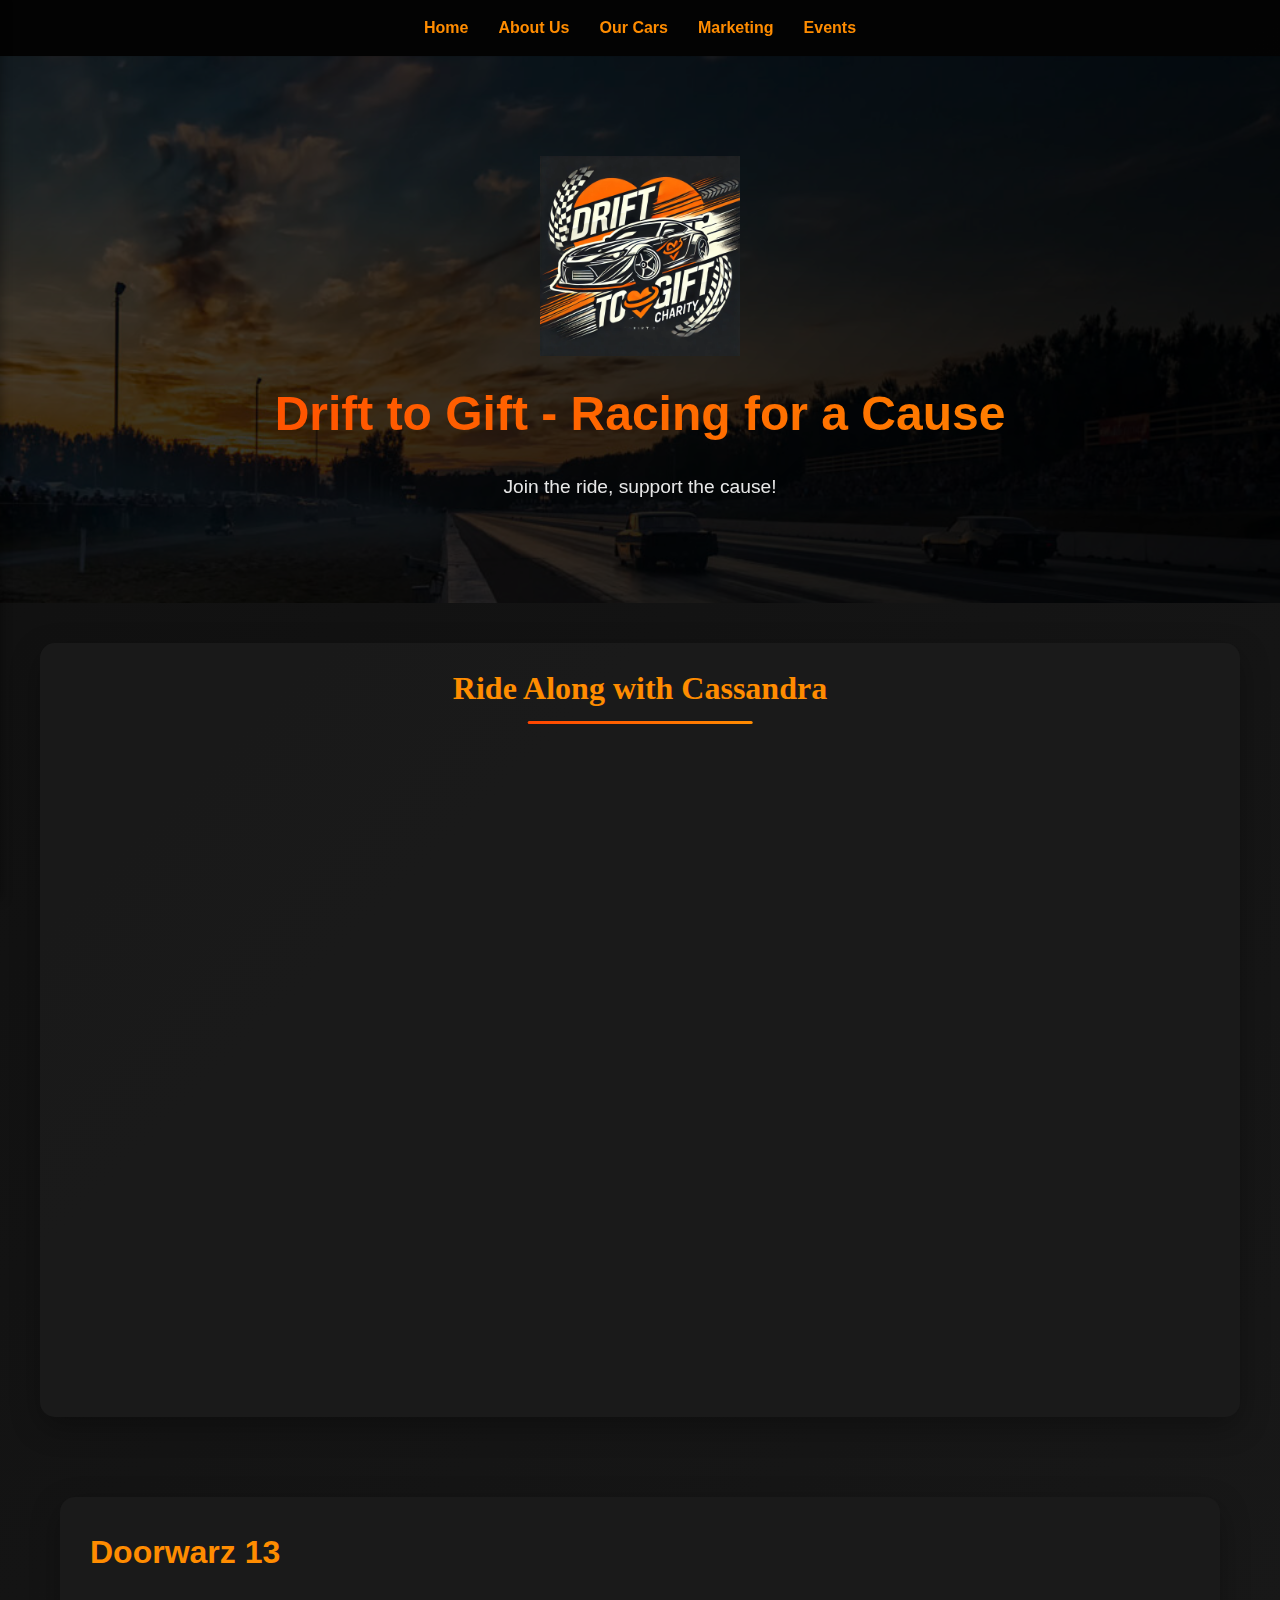
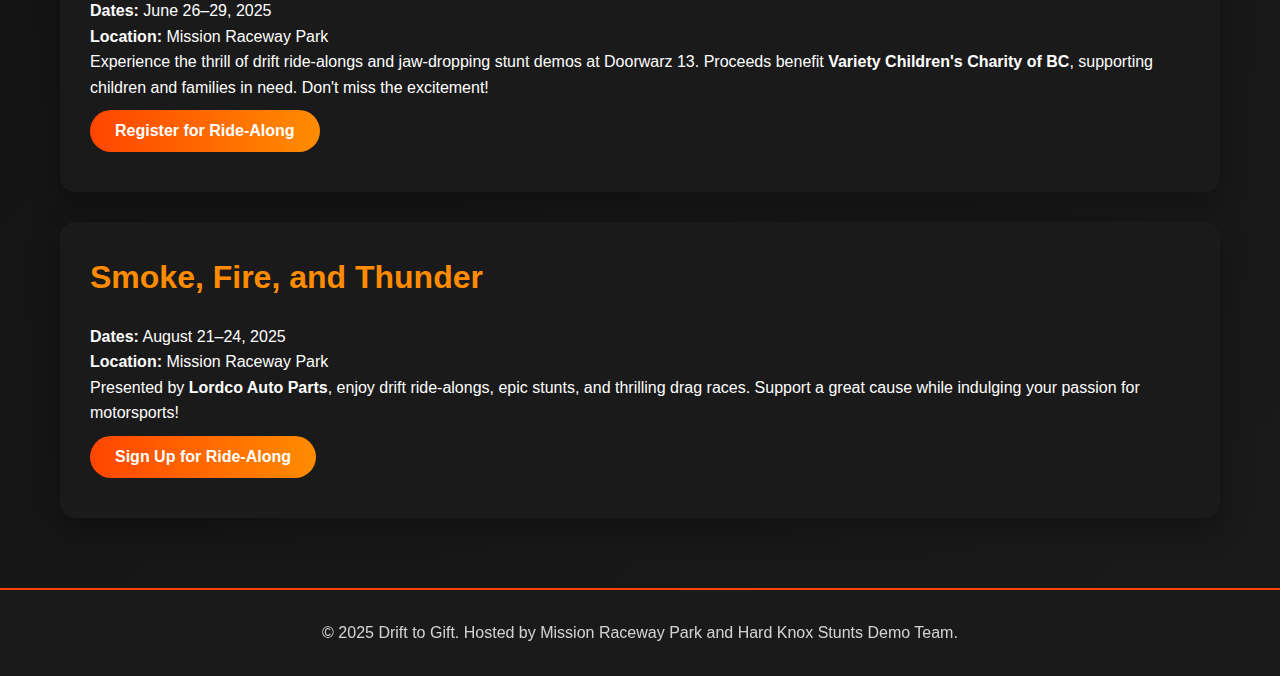
<file: index.html>
<!DOCTYPE html>
<html lang="en">
<head>
    <meta charset="UTF-8">
    <meta name="viewport" content="width=device-width, initial-scale=1.0">
    <title>Drift to Gift - Racing for a Cause</title>
    <link rel="preconnect" href="https://fonts.googleapis.com">
    <link rel="preconnect" href="https://fonts.gstatic.com" crossorigin>
    <link href="https://fonts.googleapis.com/css2?family=Poppins:wght@400;600;700&display=swap" rel="stylesheet">
    <meta http-equiv="Content-Security-Policy" content="
        default-src 'self';
        script-src 'self' 'unsafe-inline' 'unsafe-eval' https://cdnjs.cloudflare.com https://cdn.jsdelivr.net https://www.youtube.com;
        style-src 'self' 'unsafe-inline' https://fonts.googleapis.com;
        font-src 'self' https://fonts.gstatic.com;
        frame-src https://www.youtube.com https://youtube.com https://www.youtube-nocookie.com;
        img-src 'self' https://*.ytimg.com https://i.ytimg.com;
        media-src 'self' https://www.youtube.com;
        connect-src 'self' https://www.youtube.com;
    ">
    <link rel="stylesheet" href="styles/menu.css">
    <style>
        /* Reset and base styles */
        * {
            margin: 0;
            padding: 0;
            box-sizing: border-box;
        }
        
        body {
            font-family: 'Poppins', sans-serif;
            margin: 0;
            padding: 0;
            background: linear-gradient(135deg, #0f0f0f, #1a1a1a);
            color: #ffffff;
            line-height: 1.6;
        }

        /* Header styles */
        header {
            background: linear-gradient(135deg, rgba(0,0,0,0.7), rgba(0,0,0,0.9)), 
                        url('assets/mission-raceway.jpg');
            background-size: cover;
            background-position: center;
            text-align: center;
            padding: 100px 20px;
            position: relative;
        }

        header img {
            max-width: 200px;
            display: block;
            margin: 0 auto 20px;
            animation: fadeInDown 1s ease-out;
        }

        header h1 {
            font-size: 3rem;
            margin-bottom: 20px;
            background: linear-gradient(90deg, #ff4500, #ff8c00);
            -webkit-background-clip: text;
            -webkit-text-fill-color: transparent;
            animation: fadeInUp 1s ease-out;
        }

        header p {
            font-size: 1.2rem;
            opacity: 0.9;
            animation: fadeInUp 1.2s ease-out;
        }

        /* Container and section styles */
        .container {
            padding: 40px 20px;
            max-width: 1200px;
            margin: auto;
        }

        .event, .donation {
            background: rgba(26, 26, 26, 0.95);
            border: none;
            border-radius: 15px;
            margin-bottom: 30px;
            padding: 30px;
            box-shadow: 0 10px 30px rgba(0, 0, 0, 0.3);
            transition: transform 0.3s ease, box-shadow 0.3s ease;
        }

        .event:hover {
            transform: translateY(-5px);
            box-shadow: 0 15px 40px rgba(255, 140, 0, 0.2);
        }

        .event h2, .donation h2 {
            color: #ff8c00;
            font-size: 2rem;
            margin-bottom: 20px;
        }

        /* Button styles */
        .event button, .donation form button {
            background: linear-gradient(90deg, #ff4500, #ff8c00);
            color: #fff;
            border: none;
            padding: 12px 25px;
            border-radius: 25px;
            font-size: 1rem;
            font-weight: 600;
            cursor: pointer;
            transition: all 0.3s ease;
            margin: 10px 10px 10px 0;
        }

        .event button:hover, .donation form button:hover {
            transform: translateY(-2px);
            box-shadow: 0 5px 15px rgba(255, 140, 0, 0.4);
            background: linear-gradient(90deg, #ff8c00, #ff4500);
        }

        /* Form styles */
        .donation form {
            display: grid;
            gap: 20px;
            max-width: 600px;
            margin: 0 auto;
        }

        .donation form label {
            color: #ff8c00;
            font-size: 1.1rem;
            font-weight: 500;
        }

        .donation form input {
            padding: 15px;
            border: 2px solid rgba(255, 140, 0, 0.3);
            border-radius: 10px;
            background: rgba(0, 0, 0, 0.2);
            color: #fff;
            font-size: 1rem;
            transition: all 0.3s ease;
        }

        .donation form input:focus {
            border-color: #ff8c00;
            outline: none;
            box-shadow: 0 0 10px rgba(255, 140, 0, 0.2);
        }

        /* Video container styles */
        .video-container {
            margin: 40px auto;
            text-align: center;
            padding: 20px;
            background: rgba(26, 26, 26, 0.95);
            border-radius: 15px;
            box-shadow: 0 10px 30px rgba(0, 0, 0, 0.3);
            max-width: 1200px;
        }

        .video-container h2 {
            color: #ff8c00;
            margin-bottom: 30px;
            font-size: 2rem;
            font-family: 'Racing Sans One', cursive;
            position: relative;
            display: inline-block;
        }

        .video-container h2:after {
            content: '';
            position: absolute;
            bottom: -10px;
            left: 50%;
            transform: translateX(-50%);
            width: 60%;
            height: 3px;
            background: linear-gradient(90deg, #ff4500, #ff8c00);
            border-radius: 2px;
        }

        .video-wrapper {
            position: relative;
            width: 100%;
            max-width: 1280px;
            margin: 0 auto;
            padding-bottom: 56.25%; /* 16:9 Aspect Ratio */
            height: 0;
        }

        .video-wrapper iframe {
            position: absolute;
            top: 0;
            left: 0;
            width: 100%;
            height: 100%;
            border-radius: 8px;
        }

        /* Video container responsive styles */
        @media (max-width: 768px) {
            .video-container {
                margin: 20px 15px;
                padding: 15px;
            }

            .video-container h2 {
                font-size: 1.5rem;
                margin-bottom: 20px;
            }

            .video-wrapper {
                height: 0;
                padding-bottom: 56.25%;
            }

            .video-wrapper iframe {
                height: 100%;
                min-height: 240px;
            }
        }

        @media (max-width: 480px) {
            .video-container {
                margin: 15px 10px;
                padding: 10px;
            }

            .video-container h2 {
                font-size: 1.3rem;
            }

            .video-wrapper {
                padding-bottom: 56.25%; /* Maintain aspect ratio on mobile */
            }
        }

        /* Footer styles */
        footer {
            background: rgba(26, 26, 26, 0.95);
            text-align: center;
            padding: 30px 0;
            border-top: 2px solid #ff4500;
        }

        footer p {
            margin: 0;
            font-size: 1rem;
            opacity: 0.8;
        }

        /* Animations */
        @keyframes fadeInDown {
            from {
                opacity: 0;
                transform: translateY(-20px);
            }
            to {
                opacity: 1;
                transform: translateY(0);
            }
        }

        @keyframes fadeInUp {
            from {
                opacity: 0;
                transform: translateY(20px);
            }
            to {
                opacity: 1;
                transform: translateY(0);
            }
        }

        /* Responsive styles */
        @media (max-width: 768px) {
            nav ul {
                flex-direction: column;
                text-align: center;
                gap: 15px;
                padding: 10px;
            }

            nav {
                position: relative; /* Change from sticky on mobile */
            }

            header h1 {
                font-size: 1.8rem;
                padding: 0 10px;
            }
            
            .event button, .donation form button {
                width: 100%;
                margin: 10px 0;
            }

            .donation form {
                padding: 10px;
            }

            /* Improve form readability on mobile */
            input, select, textarea {
                font-size: 16px !important; /* Prevent zoom on iOS */
                width: 100%;
                -webkit-appearance: none; /* Remove default iOS styling */
                border-radius: 8px;
            }
        }

        /* Small mobile devices */
        @media (max-width: 480px) {
            .container {
                padding: 10px;
            }

            header {
                padding: 40px 15px;
            }

            header img {
                max-width: 120px;
            }

            .video-wrapper iframe {
                height: 200px;
            }

            .event, .donation {
                padding: 15px;
                margin-bottom: 15px;
            }

            h2 {
                font-size: 1.5rem !important;
            }
        }

        /* Landscape mode fixes */
        @media (max-height: 600px) and (orientation: landscape) {
            header {
                padding: 30px 15px;
            }
            
            header img {
                max-width: 100px;
                margin: 0 auto 10px;
            }
            
            .video-wrapper iframe {
                height: 200px;
            }
        }

        /* Tablet optimization */
        @media (min-width: 769px) and (max-width: 1024px) {
            .container {
                padding: 20px;
            }
            
            header h1 {
                font-size: 2.5rem;
            }
            
            .event, .donation {
                padding: 25px;
            }
        }

        /* Fix for button touch targets on mobile */
        @media (hover: none) {
            .event button, .donation form button {
                padding: 15px 25px;
                min-height: 44px; /* Minimum touch target size */
            }
            
            input, select, textarea {
                font-size: 16px; /* Prevents zoom on iOS */
            }
        }
    </style>
</head>
<body>
    <div id="menu-container">
        <!-- Hamburger Menu Button -->
        <button class="menu-toggle" aria-label="Menu">
            <span></span>
            <span></span>
            <span></span>
        </button>

        <!-- Drawer Navigation -->
        <div class="drawer">
            <ul>
                <li><a href="index.html">Home</a></li>
                <li><a href="about.html">About Us</a></li>
                <li><a href="cars.html">Our Cars</a></li>
                <li><a href="marketing.html">Marketing</a></li>
                <li><a href="events.html">Events</a></li>
            </ul>
        </div>

        <nav>
            <ul>
                <li><a href="index.html">Home</a></li>
                <li><a href="about.html">About Us</a></li>
                <li><a href="cars.html">Our Cars</a></li>
                <li><a href="marketing.html">Marketing</a></li>
                <li><a href="events.html">Events</a></li>
            </ul>
        </nav>
    </div>

    <header>
        <img src="assets/logo.png" alt="Drift to Gift Logo">
        <h1>Drift to Gift - Racing for a Cause</h1>
        <p>Join the ride, support the cause!</p>
    </header>

    <div class="video-container">
        <h2>Ride Along with Cassandra</h2>
        <div class="video-wrapper">
            <iframe
                src="https://www.youtube.com/embed/tQfaXhSFXSg?si=cU__-HmUOwstlr8o" 
                title="YouTube video player" 
                frameborder="0" 
                allow="accelerometer; autoplay; clipboard-write; encrypted-media; gyroscope; picture-in-picture; web-share" 
                referrerpolicy="strict-origin-when-cross-origin" 
                allowfullscreen>
            </iframe>
        </div>
    </div>

    <div class="container">
        <!-- Event 1: Doorwarz 13 -->
        <div class="event">
            <h2>Doorwarz 13</h2>
            <p><strong>Dates:</strong> June 26–29, 2025</p>
            <p><strong>Location:</strong> Mission Raceway Park</p>
            <p>Experience the thrill of drift ride-alongs and jaw-dropping stunt demos at Doorwarz 13. Proceeds benefit <strong>Variety Children's Charity of BC</strong>, supporting children and families in need. Don't miss the excitement!</p>
            <button onclick="window.location.href='events.html'">Register for Ride-Along</button>
        </div>

        <!-- Event 2: Smoke, Fire, and Thunder -->
        <div class="event">
            <h2>Smoke, Fire, and Thunder</h2>
            <p><strong>Dates:</strong> August 21–24, 2025</p>
            <p><strong>Location:</strong> Mission Raceway Park</p>
            <p>Presented by <strong>Lordco Auto Parts</strong>, enjoy drift ride-alongs, epic stunts, and thrilling drag races. Support a great cause while indulging your passion for motorsports!</p>
            <button onclick="window.location.href='events.html'">Sign Up for Ride-Along</button>
        </div>
    </div>

    <footer>
        <p>&copy; 2025 Drift to Gift. Hosted by Mission Raceway Park and Hard Knox Stunts Demo Team.</p>
    </footer>
    <script src="scripts/menu.js"></script>
</body>
</html>
</file>
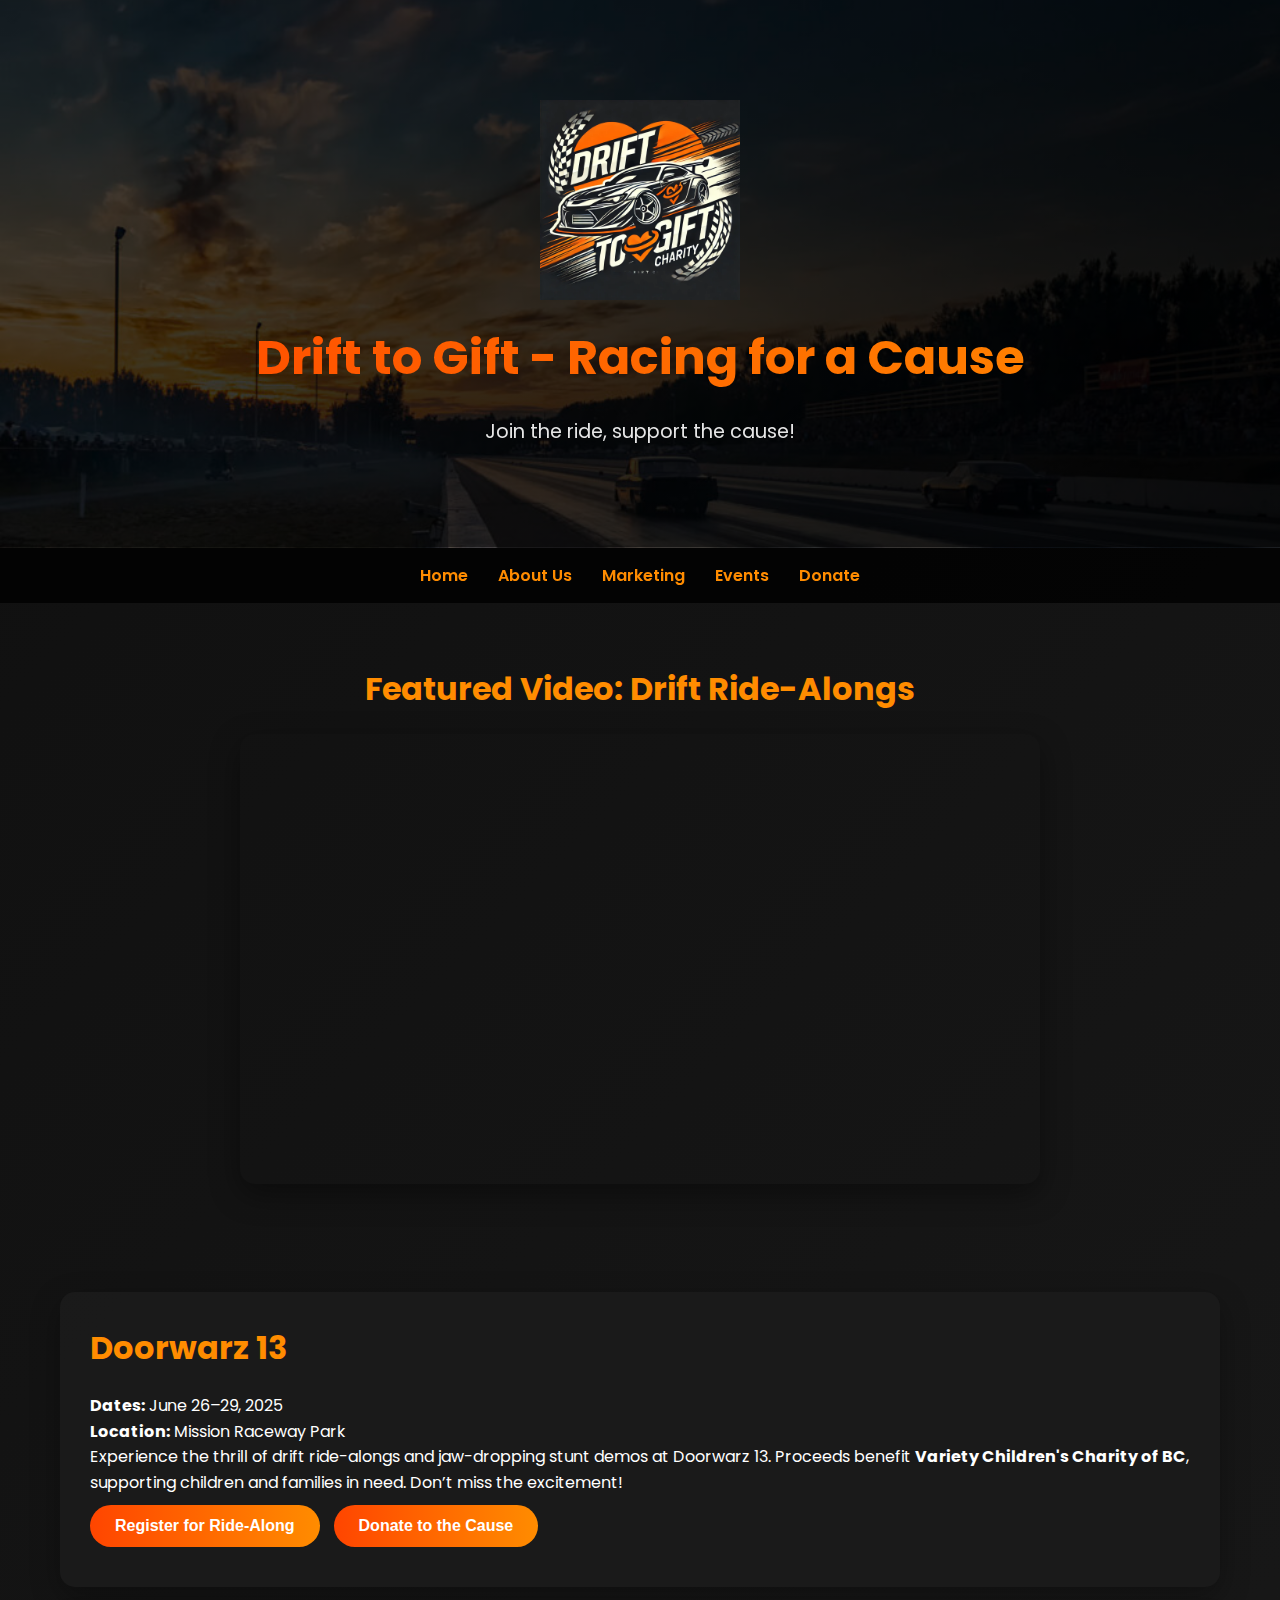
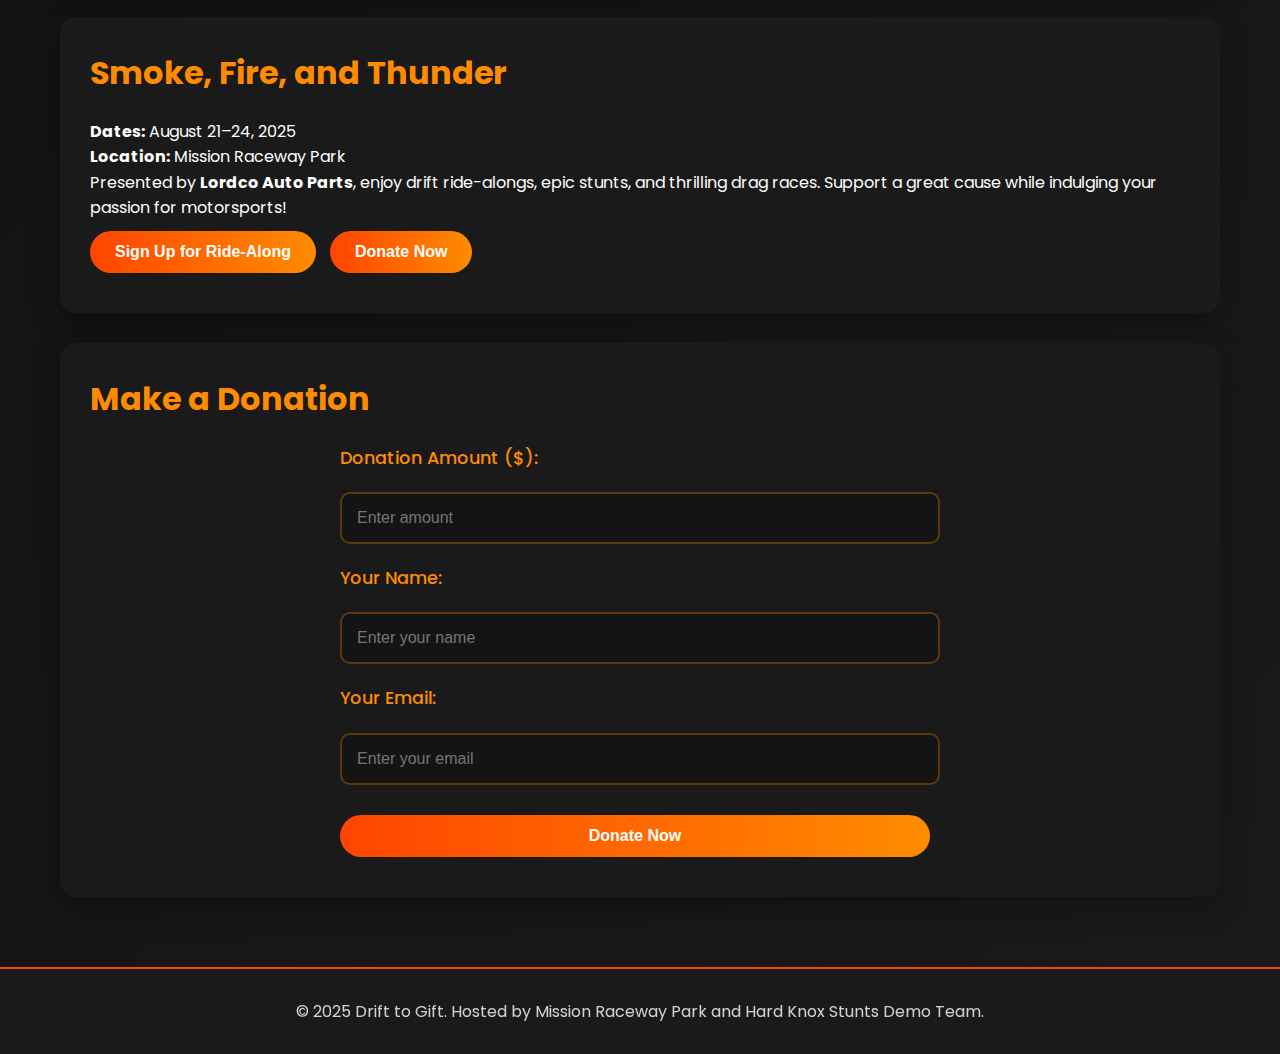
<file: assets/index.html>
<!DOCTYPE html>
<html lang="en">
<head>
    <meta charset="UTF-8">
    <meta name="viewport" content="width=device-width, initial-scale=1.0">
    <title>Drift to Gift - Racing for a Cause</title>
    <link rel="preconnect" href="https://fonts.googleapis.com">
    <link rel="preconnect" href="https://fonts.gstatic.com" crossorigin>
    <link href="https://fonts.googleapis.com/css2?family=Poppins:wght@400;600;700&display=swap" rel="stylesheet">
    <style>
        /* Reset and base styles */
        * {
            margin: 0;
            padding: 0;
            box-sizing: border-box;
        }
        
        body {
            font-family: 'Poppins', sans-serif;
            margin: 0;
            padding: 0;
            background: linear-gradient(135deg, #0f0f0f, #1a1a1a);
            color: #ffffff;
            line-height: 1.6;
        }

        /* Header styles */
        header {
            background: linear-gradient(135deg, rgba(0,0,0,0.7), rgba(0,0,0,0.9)), 
                        url('assets/mission-raceway.jpg');
            background-size: cover;
            background-position: center;
            text-align: center;
            padding: 100px 20px;
            position: relative;
        }

        header img {
            max-width: 200px;
            display: block;
            margin: 0 auto 20px;
            animation: fadeInDown 1s ease-out;
        }

        header h1 {
            font-size: 3rem;
            margin-bottom: 20px;
            background: linear-gradient(90deg, #ff4500, #ff8c00);
            -webkit-background-clip: text;
            -webkit-text-fill-color: transparent;
            animation: fadeInUp 1s ease-out;
        }

        header p {
            font-size: 1.2rem;
            opacity: 0.9;
            animation: fadeInUp 1.2s ease-out;
        }

        /* Container and section styles */
        .container {
            padding: 40px 20px;
            max-width: 1200px;
            margin: auto;
        }

        .event, .donation {
            background: rgba(26, 26, 26, 0.95);
            border: none;
            border-radius: 15px;
            margin-bottom: 30px;
            padding: 30px;
            box-shadow: 0 10px 30px rgba(0, 0, 0, 0.3);
            transition: transform 0.3s ease, box-shadow 0.3s ease;
        }

        .event:hover {
            transform: translateY(-5px);
            box-shadow: 0 15px 40px rgba(255, 140, 0, 0.2);
        }

        .event h2, .donation h2 {
            color: #ff8c00;
            font-size: 2rem;
            margin-bottom: 20px;
        }

        /* Button styles */
        .event button, .donation form button {
            background: linear-gradient(90deg, #ff4500, #ff8c00);
            color: #fff;
            border: none;
            padding: 12px 25px;
            border-radius: 25px;
            font-size: 1rem;
            font-weight: 600;
            cursor: pointer;
            transition: all 0.3s ease;
            margin: 10px 10px 10px 0;
        }

        .event button:hover, .donation form button:hover {
            transform: translateY(-2px);
            box-shadow: 0 5px 15px rgba(255, 140, 0, 0.4);
            background: linear-gradient(90deg, #ff8c00, #ff4500);
        }

        /* Form styles */
        .donation form {
            display: grid;
            gap: 20px;
            max-width: 600px;
            margin: 0 auto;
        }

        .donation form label {
            color: #ff8c00;
            font-size: 1.1rem;
            font-weight: 500;
        }

        .donation form input {
            padding: 15px;
            border: 2px solid rgba(255, 140, 0, 0.3);
            border-radius: 10px;
            background: rgba(0, 0, 0, 0.2);
            color: #fff;
            font-size: 1rem;
            transition: all 0.3s ease;
        }

        .donation form input:focus {
            border-color: #ff8c00;
            outline: none;
            box-shadow: 0 0 10px rgba(255, 140, 0, 0.2);
        }

        /* Video container styles */
        .video-container {
            margin: 40px auto;
            text-align: center;
            padding: 20px;
        }

        .video-container h2 {
            color: #ff8c00;
            margin-bottom: 20px;
            font-size: 2rem;
        }

        .video-container iframe {
            width: 100%;
            max-width: 800px;
            height: 450px;
            border-radius: 15px;
            border: none;
            box-shadow: 0 10px 30px rgba(0, 0, 0, 0.4);
        }

        /* Footer styles */
        footer {
            background: rgba(26, 26, 26, 0.95);
            text-align: center;
            padding: 30px 0;
            border-top: 2px solid #ff4500;
        }

        footer p {
            margin: 0;
            font-size: 1rem;
            opacity: 0.8;
        }

        /* Animations */
        @keyframes fadeInDown {
            from {
                opacity: 0;
                transform: translateY(-20px);
            }
            to {
                opacity: 1;
                transform: translateY(0);
            }
        }

        @keyframes fadeInUp {
            from {
                opacity: 0;
                transform: translateY(20px);
            }
            to {
                opacity: 1;
                transform: translateY(0);
            }
        }

        /* Responsive styles */
        @media (max-width: 768px) {
            header {
                padding: 60px 15px;
            }
            
            header h1 {
                font-size: 2rem;
                padding: 0 10px;
            }
            
            header p {
                font-size: 1rem;
            }
            
            header img {
                max-width: 150px;
            }
            
            .container {
                padding: 15px;
            }
            
            .event, .donation {
                padding: 20px;
                margin-bottom: 20px;
            }
            
            .event h2, .donation h2, .video-container h2 {
                font-size: 1.5rem;
            }
            
            .event button, .donation form button {
                width: 100%;
                margin: 10px 0;
                padding: 15px;
            }
            
            .video-container {
                margin: 20px auto;
                padding: 10px;
            }
            
            .video-container iframe {
                height: 250px;
                border-radius: 10px;
            }
            
            .donation form {
                gap: 15px;
            }
            
            .donation form input {
                padding: 12px;
                font-size: 16px; /* Prevents zoom on iOS */
            }
        }

        /* Small mobile devices */
        @media (max-width: 480px) {
            header h1 {
                font-size: 1.75rem;
            }
            
            .event, .donation {
                padding: 15px;
            }
            
            .event p, .donation p {
                font-size: 0.95rem;
            }
            
            footer p {
                font-size: 0.9rem;
                padding: 0 15px;
            }
        }

        /* Landscape mode fixes */
        @media (max-height: 600px) and (orientation: landscape) {
            header {
                padding: 30px 15px;
            }
            
            header img {
                max-width: 100px;
                margin: 0 auto 10px;
            }
            
            .video-container iframe {
                height: 200px;
            }
        }

        /* Tablet optimization */
        @media (min-width: 769px) and (max-width: 1024px) {
            .container {
                padding: 20px;
            }
            
            header h1 {
                font-size: 2.5rem;
            }
            
            .event, .donation {
                padding: 25px;
            }
        }

        /* Fix for button touch targets on mobile */
        @media (hover: none) {
            .event button, .donation form button {
                padding: 15px 25px;
                min-height: 44px; /* Minimum touch target size */
            }
            
            input, select, textarea {
                font-size: 16px; /* Prevents zoom on iOS */
            }
        }

        /* Add navigation styles after body styles */
        nav {
            background: rgba(0, 0, 0, 0.8);
            padding: 15px 0;
            position: sticky;
            top: 0;
            z-index: 100;
        }

        nav ul {
            display: flex;
            justify-content: center;
            list-style: none;
            gap: 30px;
        }

        nav a {
            color: #ff8c00;
            text-decoration: none;
            font-weight: 600;
            transition: color 0.3s;
        }

        nav a:hover {
            color: #ff4500;
        }
    </style>
</head>
<body>
    <header>
        <img src="assets/logo.png" alt="Drift to Gift Logo">
        <h1>Drift to Gift - Racing for a Cause</h1>
        <p>Join the ride, support the cause!</p>
    </header>

    <nav>
        <ul>
            <li><a href="index.html">Home</a></li>
            <li><a href="about.html">About Us</a></li>
            <li><a href="marketing.html">Marketing</a></li>
            <li><a href="events.html">Events</a></li>
            <li><a href="donate.html">Donate</a></li>
        </ul>
    </nav>

    <div class="video-container">
        <h2>Featured Video: Drift Ride-Alongs</h2>
        <iframe src="https://www.youtube.com/embed/tQfaXhSFXSg" allowfullscreen></iframe>
    </div>

    <div class="container">
        <!-- Event 1: Doorwarz 13 -->
        <div class="event">
            <h2>Doorwarz 13</h2>
            <p><strong>Dates:</strong> June 26–29, 2025</p>
            <p><strong>Location:</strong> Mission Raceway Park</p>
            <p>Experience the thrill of drift ride-alongs and jaw-dropping stunt demos at Doorwarz 13. Proceeds benefit <strong>Variety Children's Charity of BC</strong>, supporting children and families in need. Don’t miss the excitement!</p>
            <button onclick="window.location.href='events.html'">Register for Ride-Along</button>
            <button onclick="window.location.href='donate.html'">Donate to the Cause</button>
        </div>

        <!-- Event 2: Smoke, Fire, and Thunder -->
        <div class="event">
            <h2>Smoke, Fire, and Thunder</h2>
            <p><strong>Dates:</strong> August 21–24, 2025</p>
            <p><strong>Location:</strong> Mission Raceway Park</p>
            <p>Presented by <strong>Lordco Auto Parts</strong>, enjoy drift ride-alongs, epic stunts, and thrilling drag races. Support a great cause while indulging your passion for motorsports!</p>
            <button onclick="window.location.href='events.html'">Sign Up for Ride-Along</button>
            <button onclick="window.location.href='donate.html'">Donate Now</button>
        </div>

        <!-- Donation Section -->
        <div class="donation">
            <h2>Make a Donation</h2>
            <form action="#" method="POST">
                <label for="donation-amount">Donation Amount ($):</label>
                <input type="number" id="donation-amount" name="donation-amount" placeholder="Enter amount" required>

                <label for="donor-name">Your Name:</label>
                <input type="text" id="donor-name" name="donor-name" placeholder="Enter your name" required>

                <label for="donor-email">Your Email:</label>
                <input type="email" id="donor-email" name="donor-email" placeholder="Enter your email" required>

                <button type="submit">Donate Now</button>
            </form>
        </div>
    </div>

    <footer>
        <p>&copy; 2025 Drift to Gift. Hosted by Mission Raceway Park and Hard Knox Stunts Demo Team.</p>
    </footer>
</body>
</html>
</file>
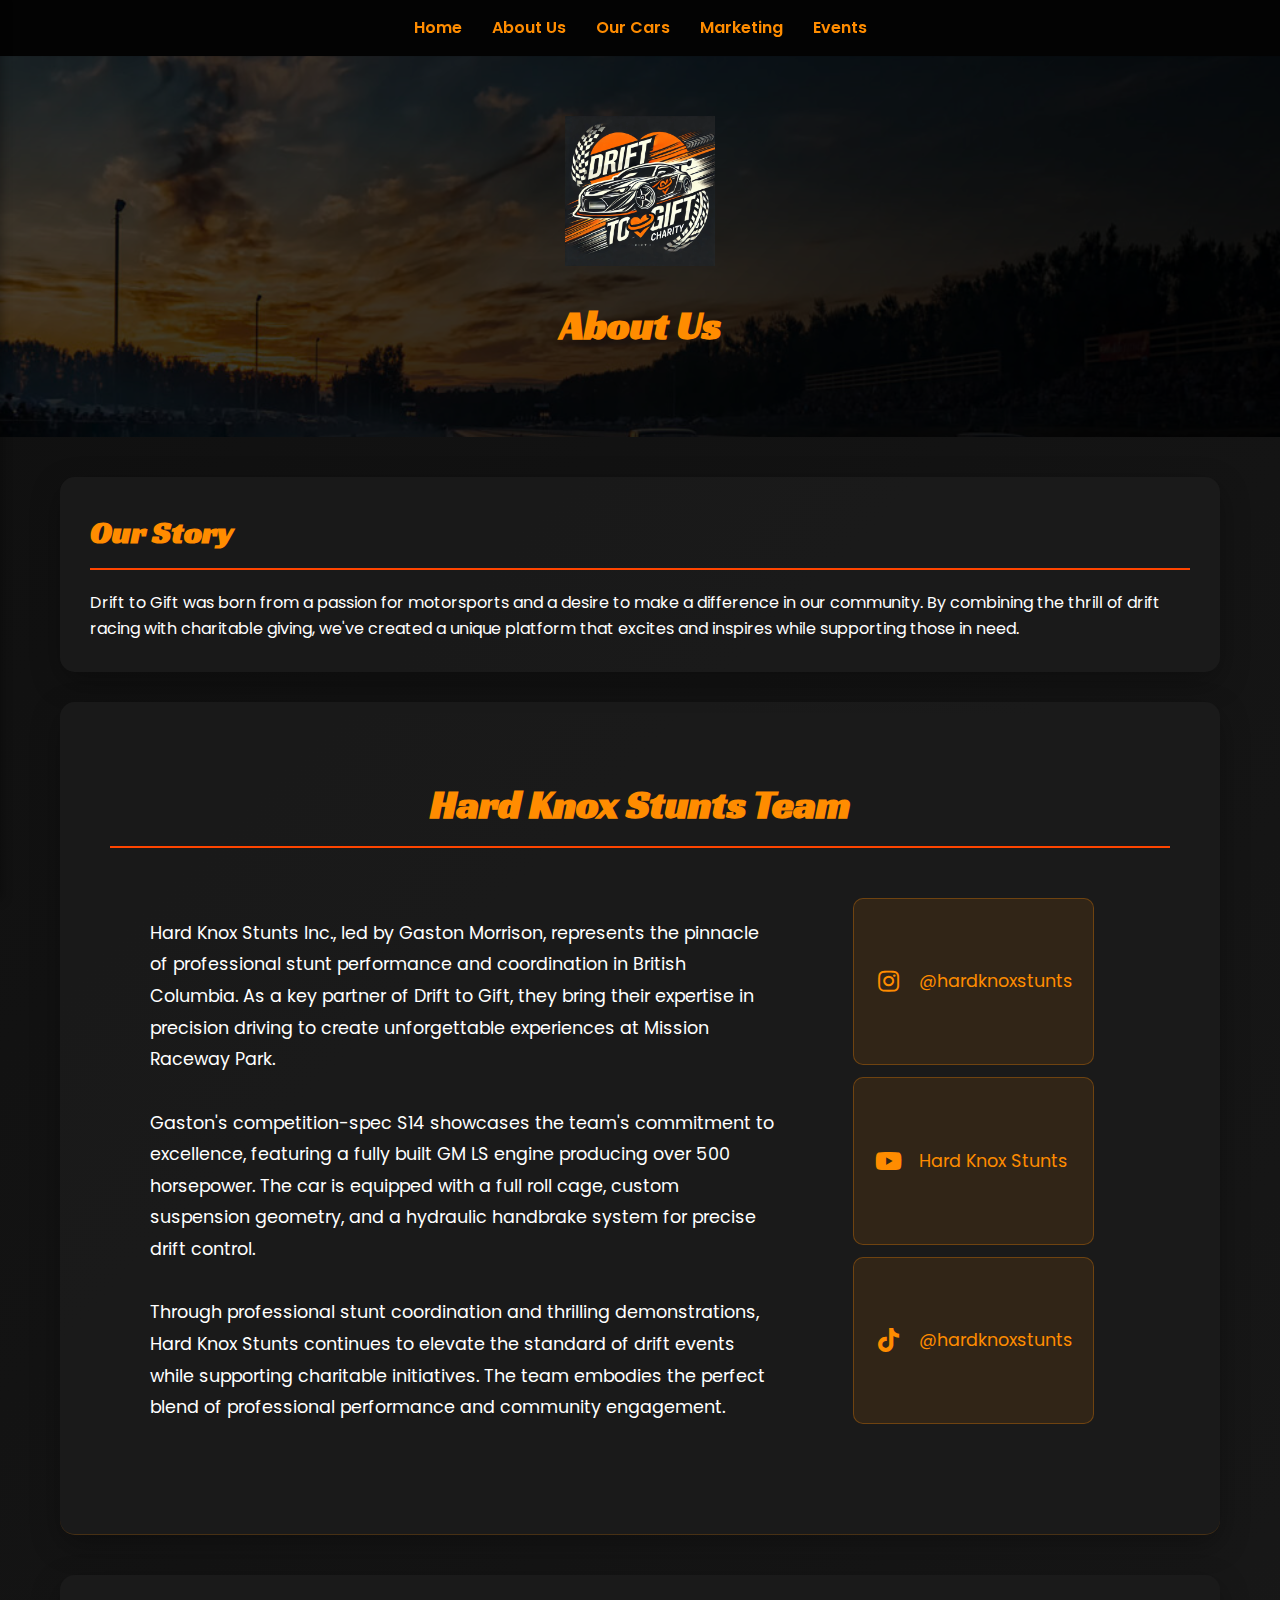
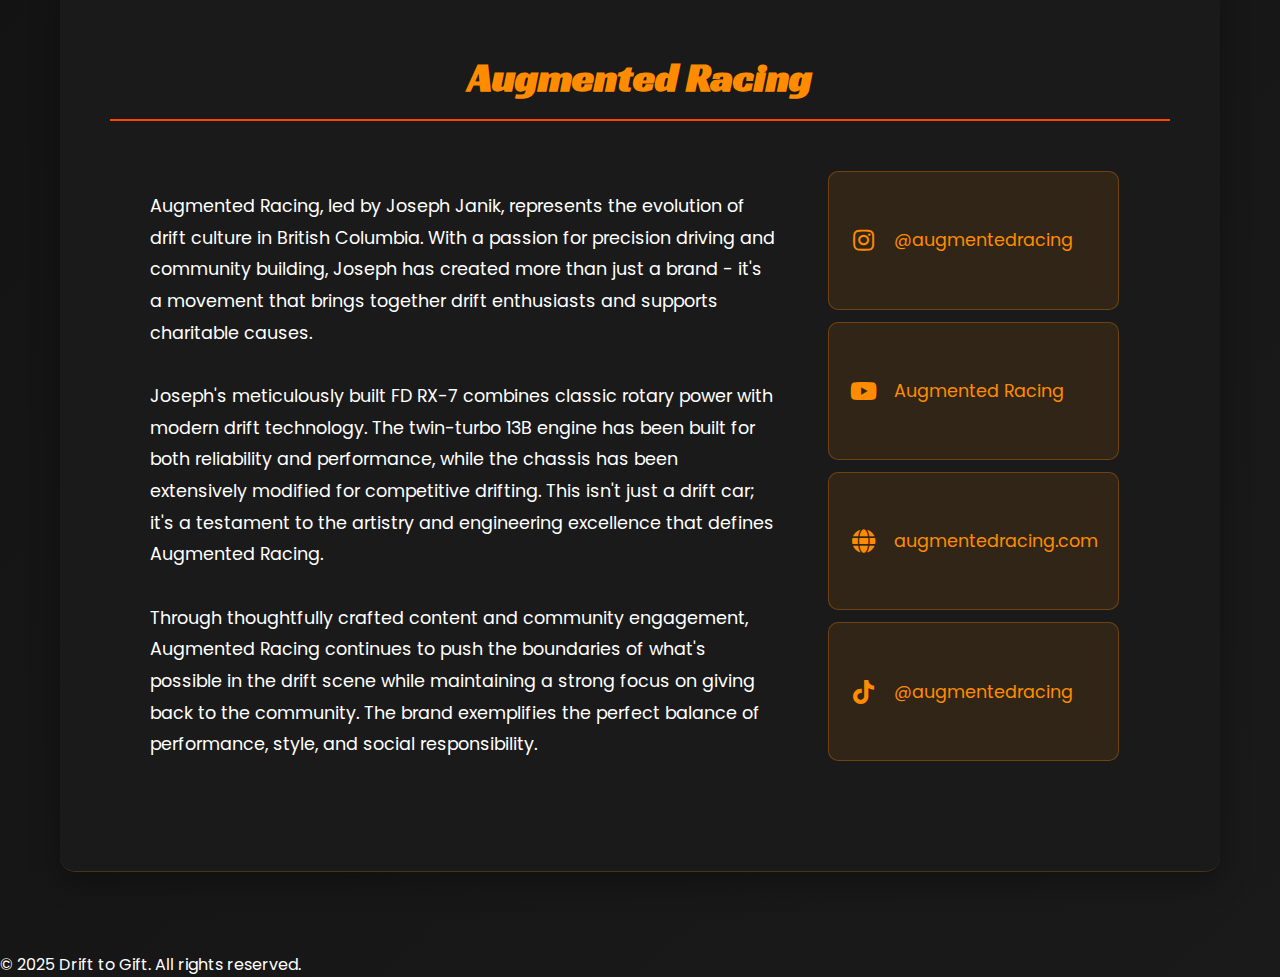
<file: about.html>
<!DOCTYPE html>
<html lang="en">
<head>
    <meta charset="UTF-8">
    <meta name="viewport" content="width=device-width, initial-scale=1.0">
    <title>Drift to Gift - About Us</title>
    <link rel="preconnect" href="https://fonts.googleapis.com">
    <link rel="preconnect" href="https://fonts.gstatic.com" crossorigin>
    <link href="https://fonts.googleapis.com/css2?family=Poppins:wght@400;600;700&family=Racing+Sans+One&display=swap" rel="stylesheet">
    <style>
        /* Base styles */
        * {
            margin: 0;
            padding: 0;
            box-sizing: border-box;
        }
        
        body {
            font-family: 'Poppins', sans-serif;
            margin: 0;
            padding: 0;
            background: linear-gradient(135deg, #0f0f0f, #1a1a1a);
            color: #ffffff;
            line-height: 1.6;
        }

        /* Header styles */
        header {
            background: linear-gradient(135deg, rgba(0,0,0,0.7), rgba(0,0,0,0.9)), 
                        url('assets/mission-raceway.jpg');
            background-size: cover;
            background-position: center;
            text-align: center;
            padding: 60px 20px;
            position: relative;
        }

        /* Content styles */
        .container {
            max-width: 1200px;
            margin: 0 auto;
            padding: 40px 20px;
        }

        .section {
            background: rgba(26, 26, 26, 0.95);
            border-radius: 15px;
            margin-bottom: 30px;
            padding: 30px;
            box-shadow: 0 10px 30px rgba(0, 0, 0, 0.3);
            transition: transform 0.3s ease;
        }

        .section:hover {
            transform: translateY(-5px);
        }

        h1, h2 {
            font-family: 'Racing Sans One', cursive;
            color: #ff8c00;
            margin-bottom: 20px;
        }

        h1 {
            font-size: 2.5rem;
            text-align: center;
        }

        h2 {
            font-size: 2rem;
            border-bottom: 2px solid #ff4500;
            padding-bottom: 10px;
        }

        /* Team member styles */
        .team-grid {
            display: grid;
            grid-template-columns: repeat(auto-fit, minmax(300px, 1fr));
            gap: 30px;
            margin-top: 30px;
        }

        .team-member {
            background: rgba(0, 0, 0, 0.3);
            border-radius: 15px;
            padding: 20px;
            text-align: center;
            transition: transform 0.3s ease;
        }

        .team-member:hover {
            transform: translateY(-5px);
        }

        .team-member img {
            width: 200px;
            height: 200px;
            border-radius: 50%;
            margin-bottom: 15px;
            object-fit: cover;
            border: 3px solid #ff8c00;
        }

        .team-member h3 {
            color: #ff8c00;
            margin: 10px 0;
        }

        .team-member p {
            font-size: 0.9rem;
            opacity: 0.9;
        }

        /* Social media links */
        .social-links {
            display: flex;
            justify-content: center;
            gap: 20px;
            margin-top: 20px;
        }

        .social-links a {
            color: #ff8c00;
            text-decoration: none;
            font-size: 1.1rem;
            transition: color 0.3s;
        }

        .social-links a:hover {
            color: #ff4500;
        }

        /* Responsive styles */
        @media (max-width: 768px) {
            h1 {
                font-size: 2rem;
            }

            h2 {
                font-size: 1.5rem;
            }

            .container {
                padding: 20px;
            }

            .section {
                padding: 20px;
            }

            .team-grid {
                grid-template-columns: 1fr;
            }

            .team-grid {
                grid-template-columns: 1fr;
                gap: 20px;
            }

            .team-member img {
                width: 150px;
                height: 150px;
            }

            .upcoming-events, .partnerships {
                padding: 15px;
                margin: 15px 0;
            }

            .video-section {
                margin: 20px 0;
            }

            .social-links {
                flex-wrap: wrap;
                justify-content: center;
                gap: 15px;
            }
        }

        /* Add these new styles before the responsive section */
        .upcoming-events {
            background: rgba(0, 0, 0, 0.3);
            padding: 20px;
            border-radius: 10px;
            margin: 30px 0;
        }

        .upcoming-events ul {
            list-style-type: none;
            margin: 15px 0;
        }

        .upcoming-events ul ul {
            margin-left: 20px;
            margin-top: 5px;
        }

        .partnerships {
            background: rgba(0, 0, 0, 0.3);
            padding: 20px;
            border-radius: 10px;
            margin: 30px 0;
        }

        .partnerships a {
            color: #ff8c00;
            text-decoration: none;
            transition: color 0.3s;
        }

        .partnerships a:hover {
            color: #ff4500;
        }

        /* Add these styles */
        .team-section {
            padding: 40px 20px;
        }

        .team-container {
            max-width: 1200px;
            margin: 0 auto;
        }

        .team-container h2 {
            color: #ff8c00;
            font-size: 2.5rem;
            margin-bottom: 30px;
            text-align: center;
        }

        .team-content {
            display: grid;
            grid-template-columns: 2fr 1fr;
            gap: 40px;
            padding: 40px;
        }

        .team-description {
            font-size: 1.1rem;
            line-height: 1.8;
        }

        .social-links {
            margin-top: -20px;
        }

        .social-grid {
            display: grid;
            grid-template-columns: 1fr;
            gap: 12px;
        }

        .social-link {
            display: flex;
            align-items: center;
            gap: 15px;
            padding: 15px 20px;
            background: rgba(255, 140, 0, 0.1);
            border-radius: 10px;
            color: #fff;
            text-decoration: none;
            transition: all 0.3s ease;
            border: 1px solid rgba(255, 140, 0, 0.3);
        }

        .social-link:hover {
            transform: translateY(-2px);
            background: rgba(255, 140, 0, 0.3);
            border-color: rgba(255, 140, 0, 0.6);
        }

        .social-link i {
            font-size: 1.5rem;
            width: 30px;
            text-align: center;
        }

        /* Add specific social media colors on hover */
        .social-link.facebook:hover { color: #1877f2; }
        .social-link.instagram:hover { color: #e4405f; }
        .social-link.youtube:hover { color: #ff0000; }
        .social-link.website:hover { color: #ff8c00; }

        @media (max-width: 768px) {
            .team-content {
                grid-template-columns: 1fr;
                gap: 20px;
                padding: 20px;
            }

            .social-links {
                margin-top: 0;
            }

            .team-container h2 {
                font-size: 2rem;
                margin-bottom: 20px;
            }

            .team-description {
                font-size: 1rem;
            }

            .social-link {
                padding: 12px 15px;
            }

            .social-link i {
                font-size: 1.2rem;
            }
        }

        /* Add to your existing social media hover colors */
        .social-link.tiktok:hover { 
            color: #00f2ea; 
            text-shadow: 2px 2px #ff0050;
        }

        /* Update social links background */
        .social-link {
            display: flex;
            align-items: center;
            gap: 15px;
            padding: 15px 20px;
            background: rgba(255, 140, 0, 0.1);
            border-radius: 10px;
            color: #fff;
            text-decoration: none;
            transition: all 0.3s ease;
            border: 1px solid rgba(255, 140, 0, 0.3);
        }

        .social-link:hover {
            transform: translateY(-2px);
            background: rgba(255, 140, 0, 0.3);
            border-color: rgba(255, 140, 0, 0.6);
        }

        /* Add a subtle separator between sections */
        #hard-knox, #augmented-racing {
            border-bottom: 1px solid rgba(255, 140, 0, 0.2);
            margin-bottom: 40px;
        }
    </style>
    <!-- Add Font Awesome for social icons -->
    <link rel="stylesheet" href="https://cdnjs.cloudflare.com/ajax/libs/font-awesome/5.15.4/css/all.min.css">
    <link rel="stylesheet" href="styles/menu.css">
</head>
<body>
    <div id="menu-container">
        <!-- Hamburger Menu Button -->
        <button class="menu-toggle" aria-label="Menu">
            <span></span>
            <span></span>
            <span></span>
        </button>

        <!-- Drawer Navigation -->
        <div class="drawer">
            <ul>
                <li><a href="index.html">Home</a></li>
                <li><a href="about.html">About Us</a></li>
                <li><a href="cars.html">Our Cars</a></li>
                <li><a href="marketing.html">Marketing</a></li>
                <li><a href="events.html">Events</a></li>
            </ul>
        </div>

        <nav>
            <ul>
                <li><a href="index.html">Home</a></li>
                <li><a href="about.html">About Us</a></li>
                <li><a href="cars.html">Our Cars</a></li>
                <li><a href="marketing.html">Marketing</a></li>
                <li><a href="events.html">Events</a></li>
            </ul>
        </nav>
    </div>
    <script src="scripts/menu.js"></script>

    <header>
        <img src="assets/logo.png" alt="Drift to Gift Logo" style="max-width: 150px; margin-bottom: 20px;">
        <h1>About Us</h1>
    </header>

    <div class="container">
        <section id="about" class="section">
            <h2>Our Story</h2>
            <p>Drift to Gift was born from a passion for motorsports and a desire to make a difference in our community. By combining the thrill of drift racing with charitable giving, we've created a unique platform that excites and inspires while supporting those in need.</p>
        </section>

        <section id="hard-knox" class="section">
            <div class="team-section">
                <div class="team-container">
                    <h2>Hard Knox Stunts Team</h2>
                    <div class="team-content">
                        <div class="team-description">
                            <p>Hard Knox Stunts Inc., led by Gaston Morrison, represents the pinnacle of professional stunt performance and coordination in British Columbia. As a key partner of Drift to Gift, they bring their expertise in precision driving to create unforgettable experiences at Mission Raceway Park.</p>
                            <br>
                            <p>Gaston's competition-spec S14 showcases the team's commitment to excellence, featuring a fully built GM LS engine producing over 500 horsepower. The car is equipped with a full roll cage, custom suspension geometry, and a hydraulic handbrake system for precise drift control.</p>
                            <br>
                            <p>Through professional stunt coordination and thrilling demonstrations, Hard Knox Stunts continues to elevate the standard of drift events while supporting charitable initiatives. The team embodies the perfect blend of professional performance and community engagement.</p>
                        </div>
                        <div class="social-links">
                            <div class="social-grid">
                                <a href="https://www.instagram.com/hardknoxstunts" class="social-link instagram" target="_blank">
                                    <i class="fab fa-instagram"></i>
                                    <span>@hardknoxstunts</span>
                                </a>
                                <a href="https://www.youtube.com/@HardKnoxStunts" class="social-link youtube" target="_blank">
                                    <i class="fab fa-youtube"></i>
                                    <span>Hard Knox Stunts</span>
                                </a>
                                <a href="https://www.tiktok.com/@hardknoxstunts" class="social-link tiktok" target="_blank">
                                    <i class="fab fa-tiktok"></i>
                                    <span>@hardknoxstunts</span>
                                </a>
                            </div>
                        </div>
                    </div>
                </div>
            </div>
        </section>

        <section id="augmented-racing" class="section">
            <div class="team-section">
                <div class="team-container">
                    <h2>Augmented Racing</h2>
                    <div class="team-content">
                        <div class="team-description">
                            <p>Augmented Racing, led by Joseph Janik, represents the evolution of drift culture in British Columbia. With a passion for precision driving and community building, Joseph has created more than just a brand - it's a movement that brings together drift enthusiasts and supports charitable causes.</p>
                            <br>
                            <p>Joseph's meticulously built FD RX-7 combines classic rotary power with modern drift technology. The twin-turbo 13B engine has been built for both reliability and performance, while the chassis has been extensively modified for competitive drifting. This isn't just a drift car; it's a testament to the artistry and engineering excellence that defines Augmented Racing.</p>
                            <br>
                            <p>Through thoughtfully crafted content and community engagement, Augmented Racing continues to push the boundaries of what's possible in the drift scene while maintaining a strong focus on giving back to the community. The brand exemplifies the perfect balance of performance, style, and social responsibility.</p>
                        </div>
                        <div class="social-links">
                            <div class="social-grid">
                                <a href="https://www.instagram.com/augmentedracing" class="social-link instagram" target="_blank">
                                    <i class="fab fa-instagram"></i>
                                    <span>@augmentedracing</span>
                                </a>
                                <a href="https://www.youtube.com/@AugmentedRacing" class="social-link youtube" target="_blank">
                                    <i class="fab fa-youtube"></i>
                                    <span>Augmented Racing</span>
                                </a>
                                <a href="https://augmentedracing.com" class="social-link website" target="_blank">
                                    <i class="fas fa-globe"></i>
                                    <span>augmentedracing.com</span>
                                </a>
                                <a href="https://www.tiktok.com/@augmentedracing" class="social-link tiktok" target="_blank">
                                    <i class="fab fa-tiktok"></i>
                                    <span>@augmentedracing</span>
                                </a>
                            </div>
                        </div>
                    </div>
                </div>
            </div>
        </section>
    </div>

    <footer>
        <p>&copy; 2025 Drift to Gift. All rights reserved.</p>
    </footer>
</body>
</html>
</file>
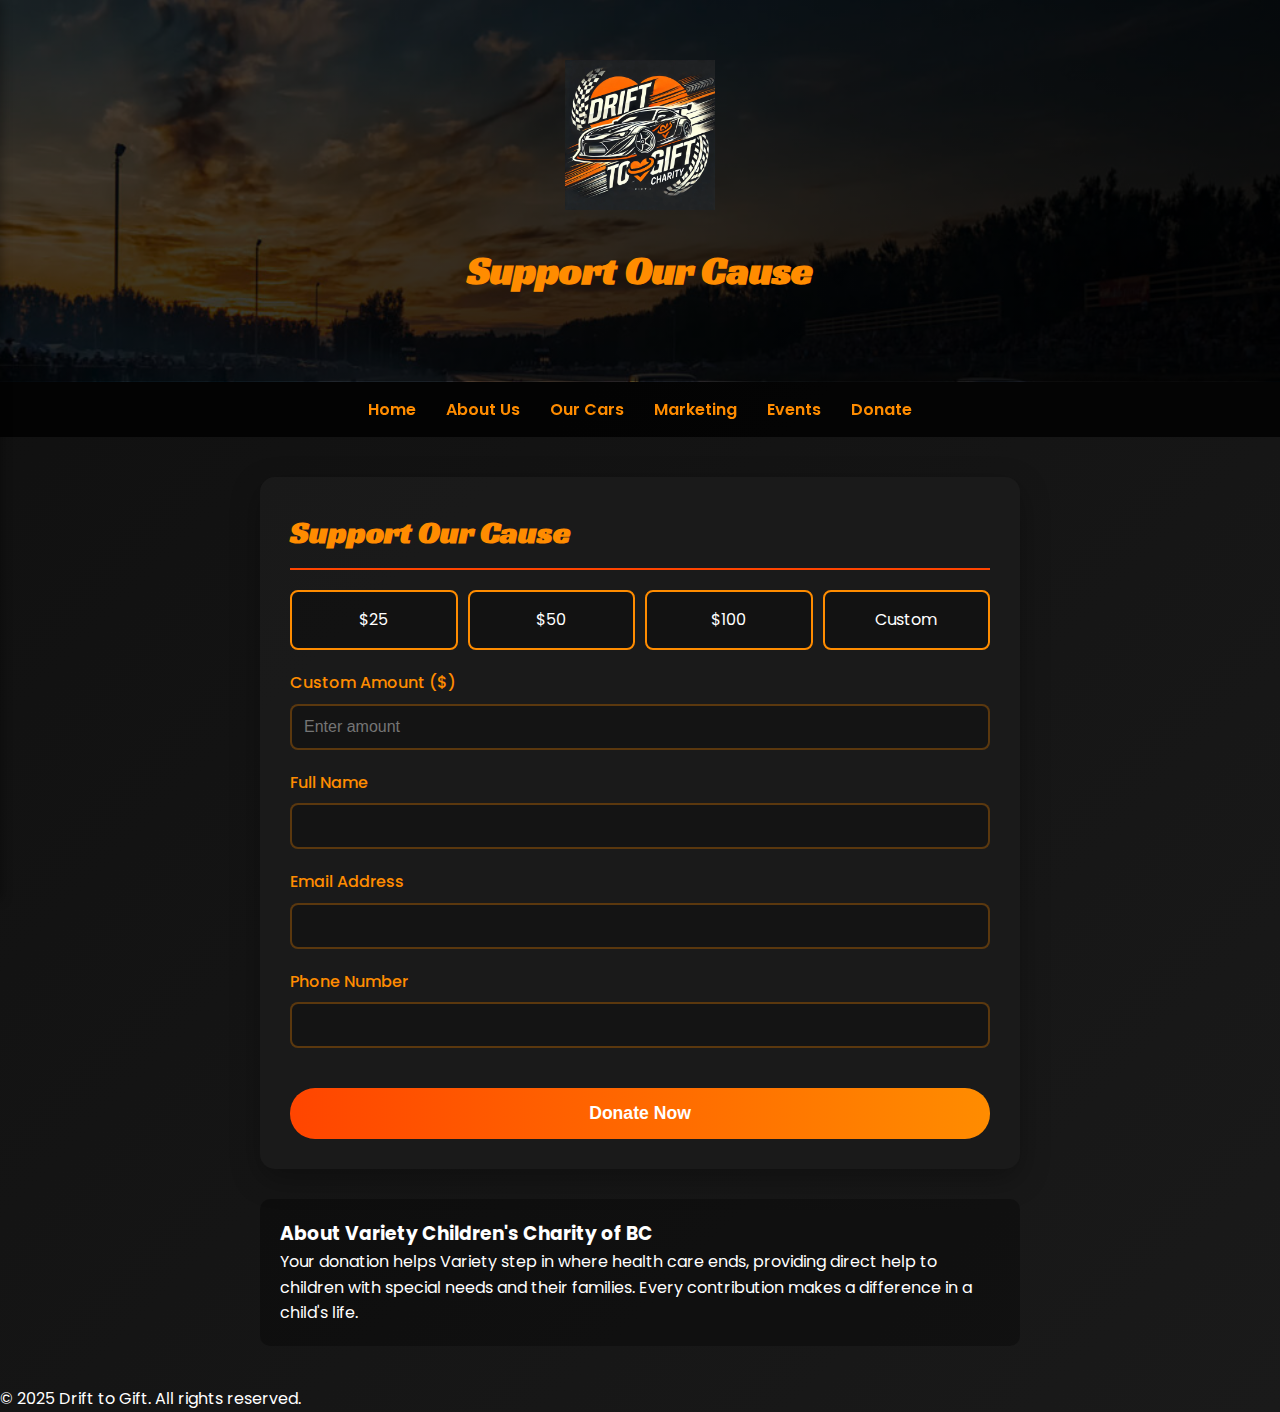
<file: donate.html>
<!DOCTYPE html>
<html lang="en">
<head>
    <meta charset="UTF-8">
    <meta name="viewport" content="width=device-width, initial-scale=1.0">
    <title>Drift to Gift - Donate</title>
    <link rel="preconnect" href="https://fonts.googleapis.com">
    <link rel="preconnect" href="https://fonts.gstatic.com" crossorigin>
    <link href="https://fonts.googleapis.com/css2?family=Poppins:wght@400;600;700&family=Racing+Sans+One&display=swap" rel="stylesheet">
    <style>
        * {
            margin: 0;
            padding: 0;
            box-sizing: border-box;
        }
        
        body {
            font-family: 'Poppins', sans-serif;
            margin: 0;
            padding: 0;
            background: linear-gradient(135deg, #0f0f0f, #1a1a1a);
            color: #ffffff;
            line-height: 1.6;
            position: relative;
            min-height: 100vh;
        }

        header {
            background: linear-gradient(135deg, rgba(0,0,0,0.7), rgba(0,0,0,0.9)), 
                        url('assets/mission-raceway.jpg');
            background-size: cover;
            background-position: center;
            text-align: center;
            padding: 60px 20px;
            position: relative;
            z-index: 97;
        }

        nav {
            background: rgba(0, 0, 0, 0.8);
            padding: 15px 0;
            position: sticky;
            top: 0;
            z-index: 98;
        }

        nav ul {
            display: flex;
            justify-content: center;
            list-style: none;
            gap: 30px;
        }

        nav a {
            color: #ff8c00;
            text-decoration: none;
            font-weight: 600;
            transition: color 0.3s;
        }

        nav a:hover {
            color: #ff4500;
        }

        .container {
            max-width: 800px;
            margin: 0 auto;
            padding: 40px 20px;
            position: relative;
            z-index: 96;
        }

        .donation-form {
            background: rgba(26, 26, 26, 0.95);
            border-radius: 15px;
            padding: 30px;
            box-shadow: 0 10px 30px rgba(0, 0, 0, 0.3);
        }

        h1, h2 {
            font-family: 'Racing Sans One', cursive;
            color: #ff8c00;
            margin-bottom: 20px;
        }

        h1 {
            font-size: 2.5rem;
            text-align: center;
        }

        h2 {
            font-size: 2rem;
            border-bottom: 2px solid #ff4500;
            padding-bottom: 10px;
        }

        .form-group {
            margin-bottom: 20px;
        }

        label {
            display: block;
            color: #ff8c00;
            margin-bottom: 8px;
            font-weight: 500;
        }

        input, select {
            width: 100%;
            padding: 12px;
            border: 2px solid rgba(255, 140, 0, 0.3);
            border-radius: 8px;
            background: rgba(0, 0, 0, 0.2);
            color: #fff;
            font-size: 1rem;
            transition: all 0.3s ease;
        }

        input:focus, select:focus {
            border-color: #ff8c00;
            outline: none;
            box-shadow: 0 0 10px rgba(255, 140, 0, 0.2);
        }

        .amount-options {
            display: grid;
            grid-template-columns: repeat(auto-fit, minmax(120px, 1fr));
            gap: 10px;
            margin-bottom: 20px;
        }

        .amount-option {
            background: rgba(0, 0, 0, 0.3);
            border: 2px solid #ff8c00;
            border-radius: 8px;
            padding: 15px;
            text-align: center;
            cursor: pointer;
            transition: all 0.3s ease;
        }

        .amount-option:hover {
            background: rgba(255, 140, 0, 0.2);
        }

        .amount-option.selected {
            background: #ff8c00;
            color: #000;
        }

        button {
            background: linear-gradient(90deg, #ff4500, #ff8c00);
            color: #fff;
            border: none;
            padding: 15px 30px;
            border-radius: 25px;
            font-size: 1.1rem;
            font-weight: 600;
            cursor: pointer;
            transition: all 0.3s ease;
            width: 100%;
            margin-top: 20px;
        }

        button:hover {
            transform: translateY(-2px);
            box-shadow: 0 5px 15px rgba(255, 140, 0, 0.4);
            background: linear-gradient(90deg, #ff8c00, #ff4500);
        }

        .charity-info {
            background: rgba(0, 0, 0, 0.3);
            border-radius: 10px;
            padding: 20px;
            margin-top: 30px;
        }

        @media (max-width: 768px) {
            nav ul {
                flex-direction: column;
                text-align: center;
                gap: 15px;
            }

            h1 { font-size: 2rem; }
            h2 { font-size: 1.5rem; }
            .container { padding: 20px; }
            .donation-form { padding: 20px; }
            .amount-options {
                grid-template-columns: repeat(2, 1fr);
            }

            .amount-option {
                padding: 12px;
            }

            .form-group {
                margin-bottom: 15px;
            }

            .charity-info {
                padding: 15px;
                margin-top: 20px;
            }

            button {
                padding: 12px 20px;
            }
        }

        /* Hamburger Menu Styles */
        .menu-toggle {
            display: none;
            position: fixed;
            top: 20px;
            left: 20px;
            z-index: 1001;
            background: none;
            border: none;
            cursor: pointer;
            padding: 10px;
            pointer-events: auto;
        }

        .menu-toggle span {
            display: block;
            width: 25px;
            height: 3px;
            margin: 5px 0;
            background: #ff8c00;
            transition: all 0.3s ease;
        }

        .drawer {
            position: fixed;
            top: 0;
            left: -300px;
            width: 300px;
            height: 100vh;
            background: rgba(0, 0, 0, 0.95);
            z-index: 1000;
            transition: left 0.3s ease;
            padding: 80px 20px 20px;
            box-shadow: 2px 0 10px rgba(0, 0, 0, 0.3);
            pointer-events: auto;
        }

        .drawer.open {
            left: 0;
        }

        .drawer.open::before {
            content: '';
            position: fixed;
            top: 0;
            left: 0;
            right: 0;
            bottom: 0;
            background: rgba(0, 0, 0, 0.5);
            z-index: -1;
        }

        .drawer ul {
            flex-direction: column;
            gap: 20px;
            list-style: none;
        }

        .drawer a {
            color: #ff8c00;
            text-decoration: none;
            font-weight: 600;
            font-size: 1.2rem;
            display: block;
            padding: 10px;
            transition: color 0.3s;
        }

        .drawer a:hover {
            color: #ff4500;
        }

        .menu-toggle.open span:nth-child(1) {
            transform: rotate(45deg) translate(6px, 6px);
        }

        .menu-toggle.open span:nth-child(2) {
            opacity: 0;
        }

        .menu-toggle.open span:nth-child(3) {
            transform: rotate(-45deg) translate(6px, -6px);
        }

        @media (max-width: 768px) {
            .menu-toggle {
                display: block;
            }

            nav {
                display: none;
            }
        }
    </style>
</head>
<body>
    <!-- Hamburger Menu Button -->
    <button class="menu-toggle" aria-label="Menu">
        <span></span>
        <span></span>
        <span></span>
    </button>

    <!-- Drawer Navigation -->
    <div class="drawer">
        <ul>
            <li><a href="index.html">Home</a></li>
            <li><a href="about.html">About Us</a></li>
            <li><a href="cars.html">Our Cars</a></li>
            <li><a href="marketing.html">Marketing</a></li>
            <li><a href="events.html">Events</a></li>
            <li><a href="donate.html">Donate</a></li>
        </ul>
    </div>

    <header>
        <img src="assets/logo.png" alt="Drift to Gift Logo" style="max-width: 150px; margin-bottom: 20px;">
        <h1>Support Our Cause</h1>
    </header>

    <nav>
        <ul>
            <li><a href="index.html">Home</a></li>
            <li><a href="about.html">About Us</a></li>
            <li><a href="cars.html">Our Cars</a></li>
            <li><a href="marketing.html">Marketing</a></li>
            <li><a href="events.html">Events</a></li>
            <li><a href="donate.html">Donate</a></li>
        </ul>
    </nav>

    <div class="container">
        <div class="donation-form">
            <h2>Support Our Cause</h2>
            <form action="#" method="POST">
                <div class="amount-options">
                    <div class="amount-option">$25</div>
                    <div class="amount-option">$50</div>
                    <div class="amount-option">$100</div>
                    <div class="amount-option">Custom</div>
                </div>

                <div class="form-group">
                    <label for="custom-amount">Custom Amount ($)</label>
                    <input type="number" id="custom-amount" name="custom-amount" placeholder="Enter amount">
                </div>

                <div class="form-group">
                    <label for="name">Full Name</label>
                    <input type="text" id="name" name="name" required>
                </div>

                <div class="form-group">
                    <label for="email">Email Address</label>
                    <input type="email" id="email" name="email" required>
                </div>

                <div class="form-group">
                    <label for="phone">Phone Number</label>
                    <input type="tel" id="phone" name="phone">
                </div>

                <button type="submit">Donate Now</button>
            </form>
        </div>

        <div class="charity-info">
            <h3>About Variety Children's Charity of BC</h3>
            <p>Your donation helps Variety step in where health care ends, providing direct help to children with special needs and their families. Every contribution makes a difference in a child's life.</p>
        </div>
    </div>

    <footer>
        <p>&copy; 2025 Drift to Gift. All rights reserved.</p>
    </footer>

    <script>
        // Menu Drawer functionality
        const menuToggle = document.querySelector('.menu-toggle');
        const drawer = document.querySelector('.drawer');

        menuToggle.addEventListener('click', () => {
            menuToggle.classList.toggle('open');
            drawer.classList.toggle('open');
        });

        // Close drawer when clicking outside
        document.addEventListener('click', (e) => {
            if (!drawer.contains(e.target) && !menuToggle.contains(e.target)) {
                menuToggle.classList.remove('open');
                drawer.classList.remove('open');
            }
        });

        // Simple script to handle amount option selection
        const amountOptions = document.querySelectorAll('.amount-option');
        const customAmountInput = document.getElementById('custom-amount');

        amountOptions.forEach(option => {
            option.addEventListener('click', () => {
                amountOptions.forEach(opt => opt.classList.remove('selected'));
                option.classList.add('selected');
                
                if(option.textContent === 'Custom') {
                    customAmountInput.focus();
                } else {
                    customAmountInput.value = option.textContent.replace('$', '');
                }
            });
        });
    </script>
</body>
</html>
</file>
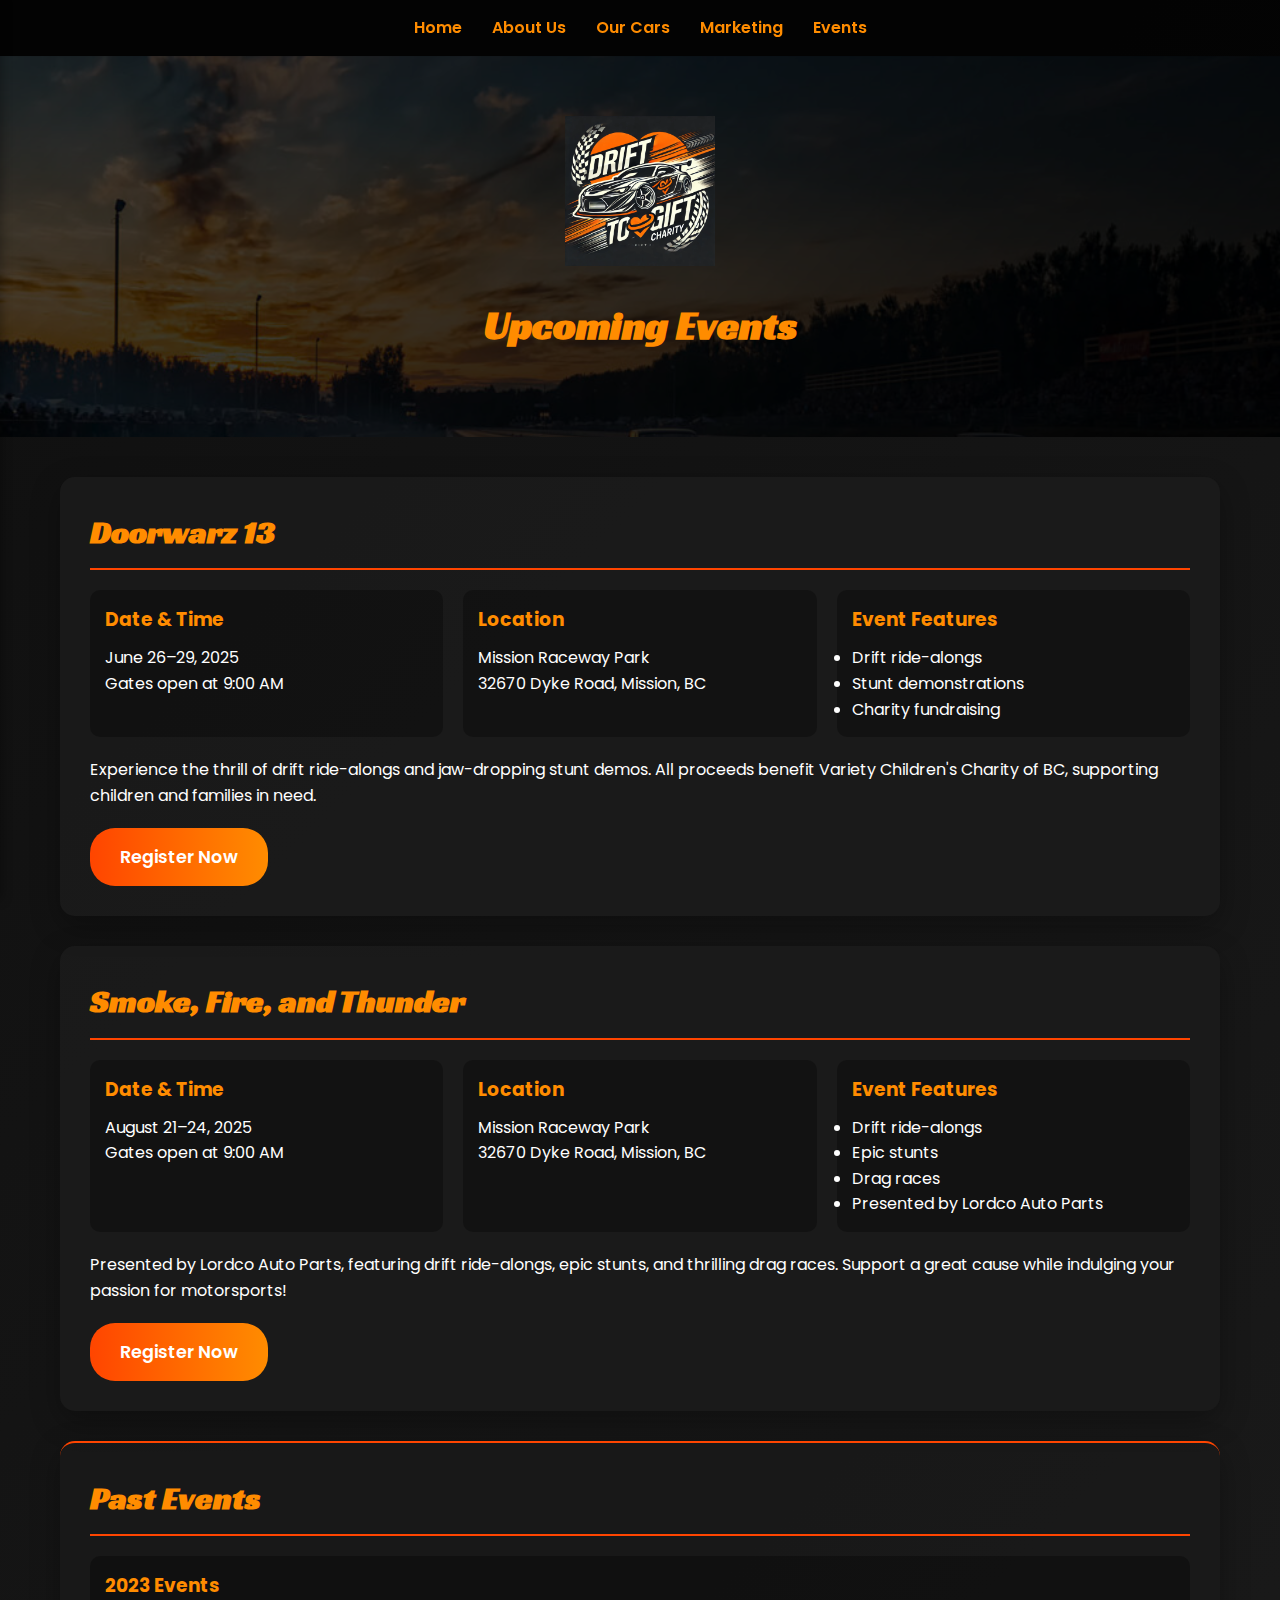
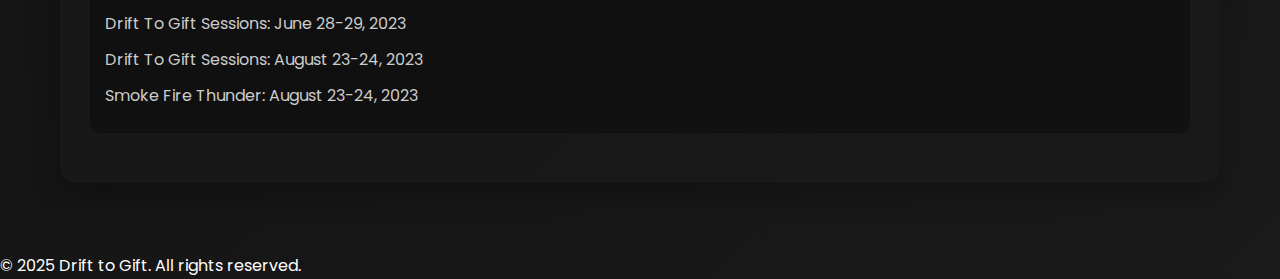
<file: events.html>
<!DOCTYPE html>
<html lang="en">
<head>
    <meta charset="UTF-8">
    <meta name="viewport" content="width=device-width, initial-scale=1.0">
    <title>Drift to Gift - Events</title>
    <link rel="preconnect" href="https://fonts.googleapis.com">
    <link rel="preconnect" href="https://fonts.gstatic.com" crossorigin>
    <link href="https://fonts.googleapis.com/css2?family=Poppins:wght@400;600;700&family=Racing+Sans+One&display=swap" rel="stylesheet">
    <link rel="stylesheet" href="styles/menu.css">
    <style>
        * {
            margin: 0;
            padding: 0;
            box-sizing: border-box;
        }
        
        body {
            font-family: 'Poppins', sans-serif;
            margin: 0;
            padding: 0;
            background: linear-gradient(135deg, #0f0f0f, #1a1a1a);
            color: #ffffff;
            line-height: 1.6;
        }

        header {
            background: linear-gradient(135deg, rgba(0,0,0,0.7), rgba(0,0,0,0.9)), 
                        url('assets/mission-raceway.jpg');
            background-size: cover;
            background-position: center;
            text-align: center;
            padding: 60px 20px;
            position: relative;
        }

        .container {
            max-width: 1200px;
            margin: 0 auto;
            padding: 40px 20px;
        }

        .event-card {
            background: rgba(26, 26, 26, 0.95);
            border-radius: 15px;
            margin-bottom: 30px;
            padding: 30px;
            box-shadow: 0 10px 30px rgba(0, 0, 0, 0.3);
            transition: transform 0.3s ease;
        }

        .event-card:hover {
            transform: translateY(-5px);
        }

        h1, h2 {
            font-family: 'Racing Sans One', cursive;
            color: #ff8c00;
            margin-bottom: 20px;
        }

        h1 {
            font-size: 2.5rem;
            text-align: center;
        }

        h2 {
            font-size: 2rem;
            border-bottom: 2px solid #ff4500;
            padding-bottom: 10px;
        }

        .event-details {
            display: grid;
            grid-template-columns: repeat(auto-fit, minmax(250px, 1fr));
            gap: 20px;
            margin: 20px 0;
        }

        .detail-box {
            background: rgba(0, 0, 0, 0.3);
            padding: 15px;
            border-radius: 10px;
        }

        .detail-box h3 {
            color: #ff8c00;
            margin-bottom: 10px;
        }

        .register-button {
            background: linear-gradient(90deg, #ff4500, #ff8c00);
            color: #fff;
            border: none;
            padding: 15px 30px;
            border-radius: 25px;
            font-size: 1.1rem;
            font-weight: 600;
            cursor: pointer;
            transition: all 0.3s ease;
            display: inline-block;
            text-decoration: none;
            margin-top: 20px;
        }

        .register-button:hover {
            transform: translateY(-2px);
            box-shadow: 0 5px 15px rgba(255, 140, 0, 0.4);
            background: linear-gradient(90deg, #ff8c00, #ff4500);
        }

        @media (max-width: 768px) {
            h1 { font-size: 2rem; }
            h2 { font-size: 1.5rem; }
            .container { padding: 20px; }
            .event-card { padding: 20px; }
        }

        .past-events {
            background: rgba(26, 26, 26, 0.7);
            border-top: 2px solid #ff4500;
        }

        .past-events .detail-box ul {
            list-style: none;
            padding: 0;
        }

        .past-events .detail-box li {
            margin-bottom: 10px;
            color: #ccc;
        }

        /* Responsive styles */
        @media (max-width: 768px) {
            .event-details {
                grid-template-columns: 1fr;
                gap: 15px;
            }

            .detail-box {
                padding: 12px;
            }

            .register-button {
                width: 100%;
                text-align: center;
            }

            .past-events .detail-box ul {
                padding: 0 10px;
            }
        }
    </style>
</head>
<body>
    <div id="menu-container">
        <!-- Hamburger Menu Button -->
        <button class="menu-toggle" aria-label="Menu">
            <span></span>
            <span></span>
            <span></span>
        </button>

        <!-- Drawer Navigation -->
        <div class="drawer">
            <ul>
                <li><a href="index.html">Home</a></li>
                <li><a href="about.html">About Us</a></li>
                <li><a href="cars.html">Our Cars</a></li>
                <li><a href="marketing.html">Marketing</a></li>
                <li><a href="events.html">Events</a></li>
            </ul>
        </div>

        <nav>
            <ul>
                <li><a href="index.html">Home</a></li>
                <li><a href="about.html">About Us</a></li>
                <li><a href="cars.html">Our Cars</a></li>
                <li><a href="marketing.html">Marketing</a></li>
                <li><a href="events.html">Events</a></li>
            </ul>
        </nav>
    </div>
    <script src="scripts/menu.js"></script>

    <header>
        <img src="assets/logo.png" alt="Drift to Gift Logo" style="max-width: 150px; margin-bottom: 20px;">
        <h1>Upcoming Events</h1>
    </header>

    <div class="container">
        <div class="event-card">
            <h2>Doorwarz 13</h2>
            <div class="event-details">
                <div class="detail-box">
                    <h3>Date & Time</h3>
                    <p>June 26–29, 2025</p>
                    <p>Gates open at 9:00 AM</p>
                </div>
                <div class="detail-box">
                    <h3>Location</h3>
                    <p>Mission Raceway Park</p>
                    <p>32670 Dyke Road, Mission, BC</p>
                </div>
                <div class="detail-box">
                    <h3>Event Features</h3>
                    <ul>
                        <li>Drift ride-alongs</li>
                        <li>Stunt demonstrations</li>
                        <li>Charity fundraising</li>
                    </ul>
                </div>
            </div>
            <p>Experience the thrill of drift ride-alongs and jaw-dropping stunt demos. All proceeds benefit Variety Children's Charity of BC, supporting children and families in need.</p>
            <a href="events.html" class="register-button">Register Now</a>
        </div>

        <div class="event-card">
            <h2>Smoke, Fire, and Thunder</h2>
            <div class="event-details">
                <div class="detail-box">
                    <h3>Date & Time</h3>
                    <p>August 21–24, 2025</p>
                    <p>Gates open at 9:00 AM</p>
                </div>
                <div class="detail-box">
                    <h3>Location</h3>
                    <p>Mission Raceway Park</p>
                    <p>32670 Dyke Road, Mission, BC</p>
                </div>
                <div class="detail-box">
                    <h3>Event Features</h3>
                    <ul>
                        <li>Drift ride-alongs</li>
                        <li>Epic stunts</li>
                        <li>Drag races</li>
                        <li>Presented by Lordco Auto Parts</li>
                    </ul>
                </div>
            </div>
            <p>Presented by Lordco Auto Parts, featuring drift ride-alongs, epic stunts, and thrilling drag races. Support a great cause while indulging your passion for motorsports!</p>
            <a href="events.html" class="register-button">Register Now</a>
        </div>

        <div class="event-card past-events">
            <h2>Past Events</h2>
            <div class="event-details">
                <div class="detail-box">
                    <h3>2023 Events</h3>
                    <ul>
                        <li>Drift To Gift Sessions: June 28-29, 2023</li>
                        <li>Drift To Gift Sessions: August 23-24, 2023</li>
                        <li>Smoke Fire Thunder: August 23-24, 2023</li>
                    </ul>
                </div>
            </div>
        </div>
    </div>

    <footer>
        <p>&copy; 2025 Drift to Gift. All rights reserved.</p>
    </footer>
</body>
</html>
</file>
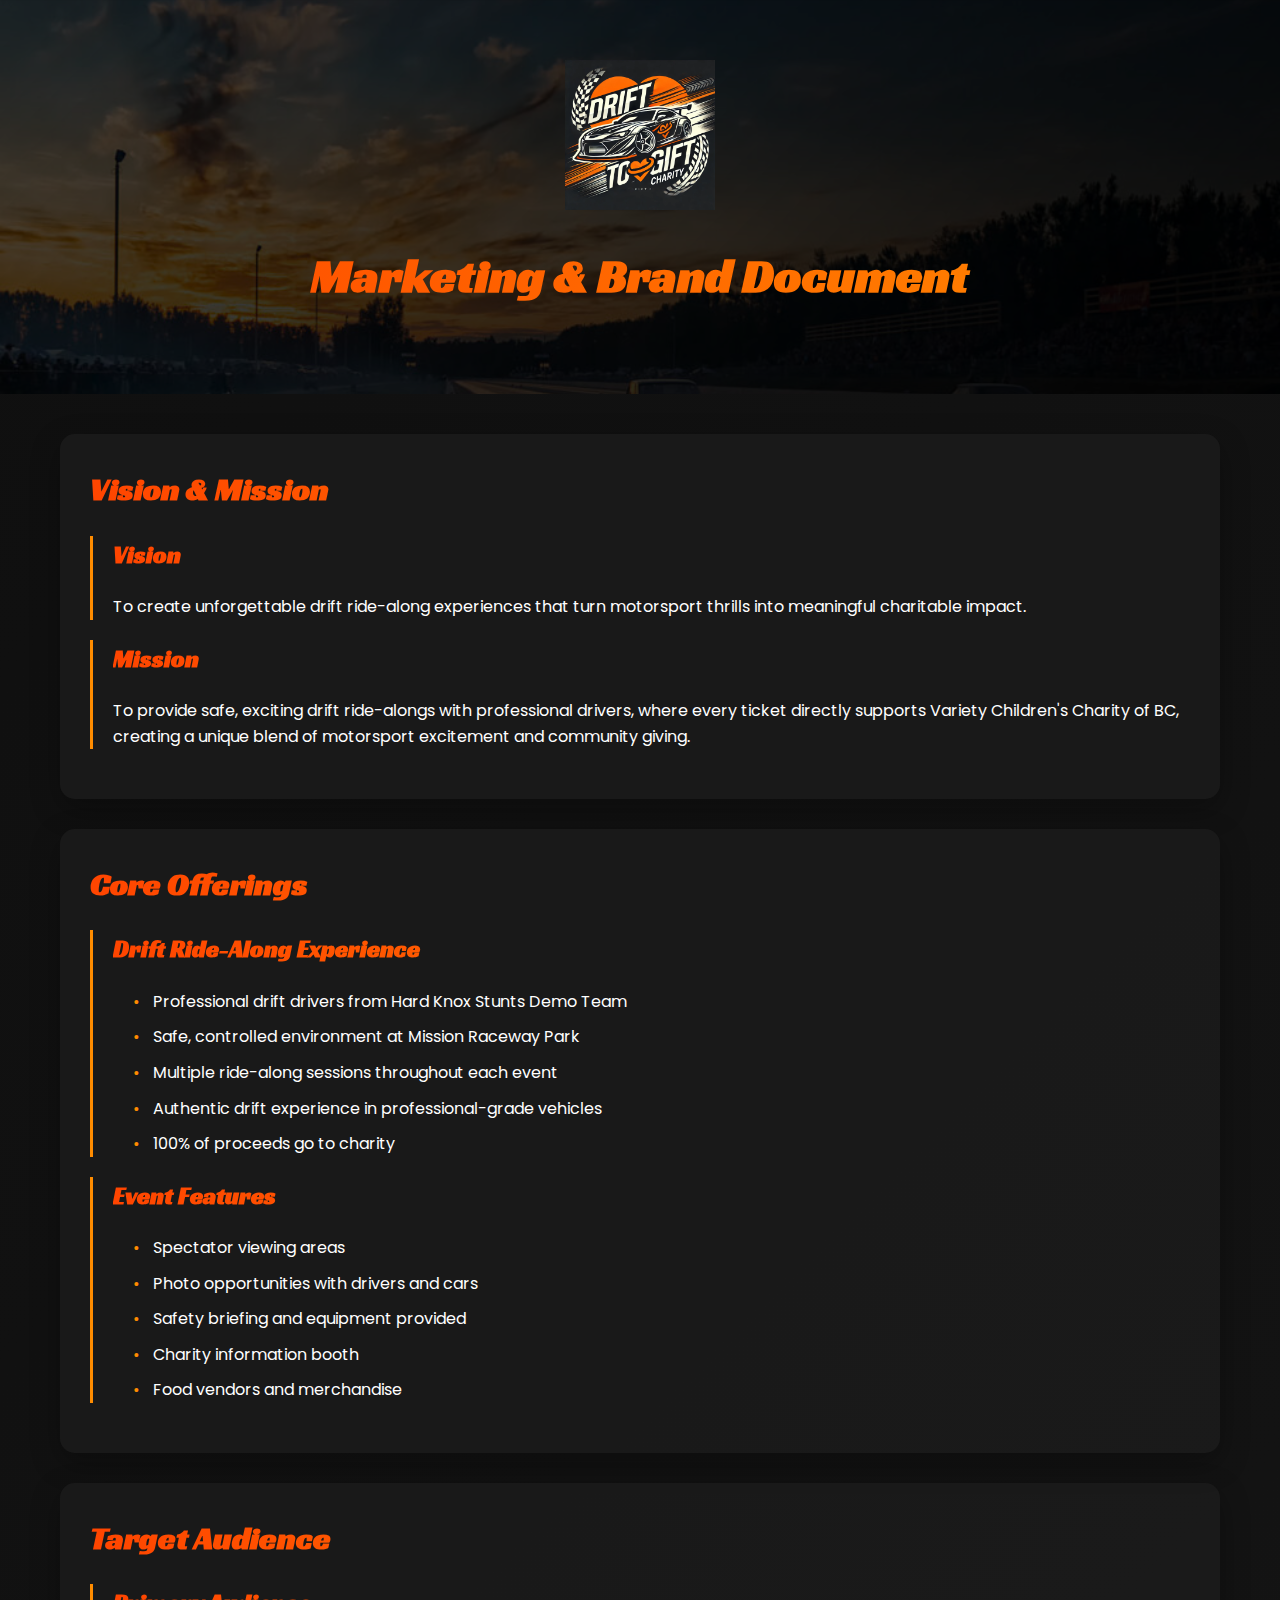
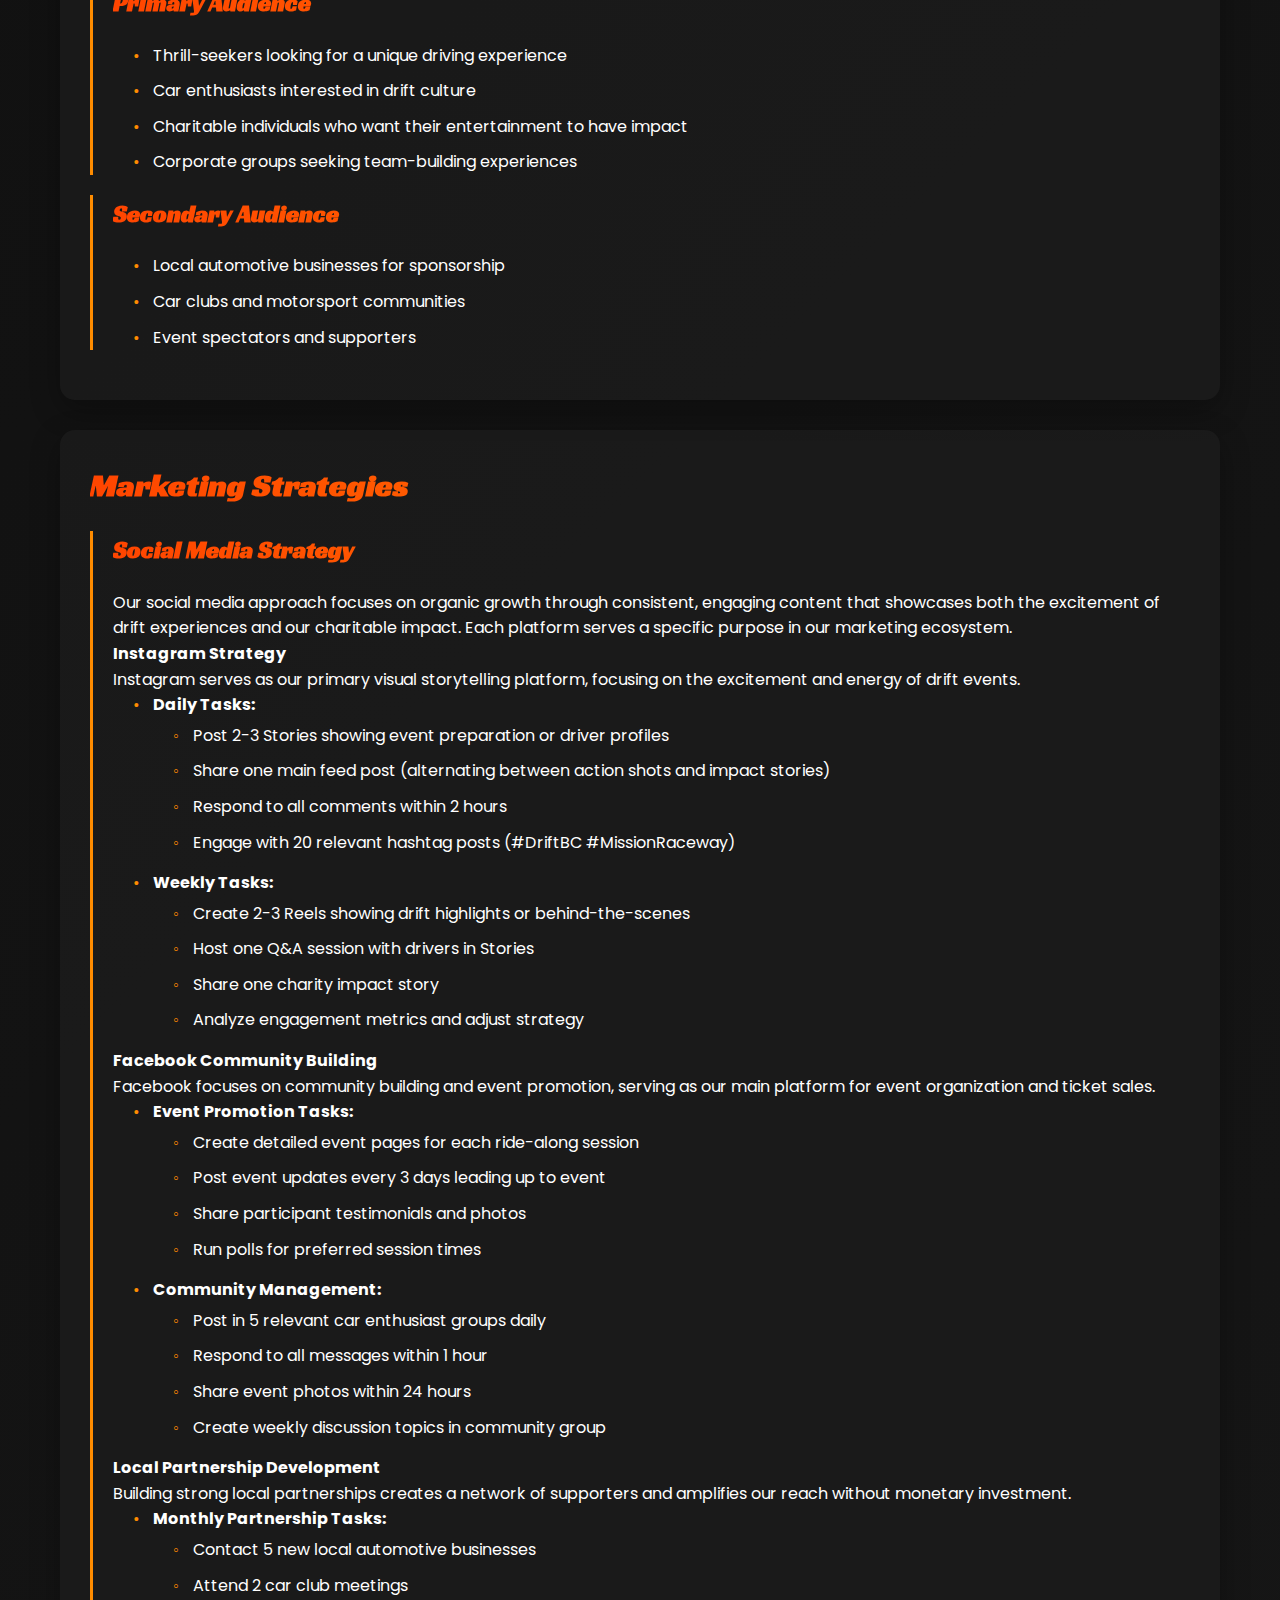
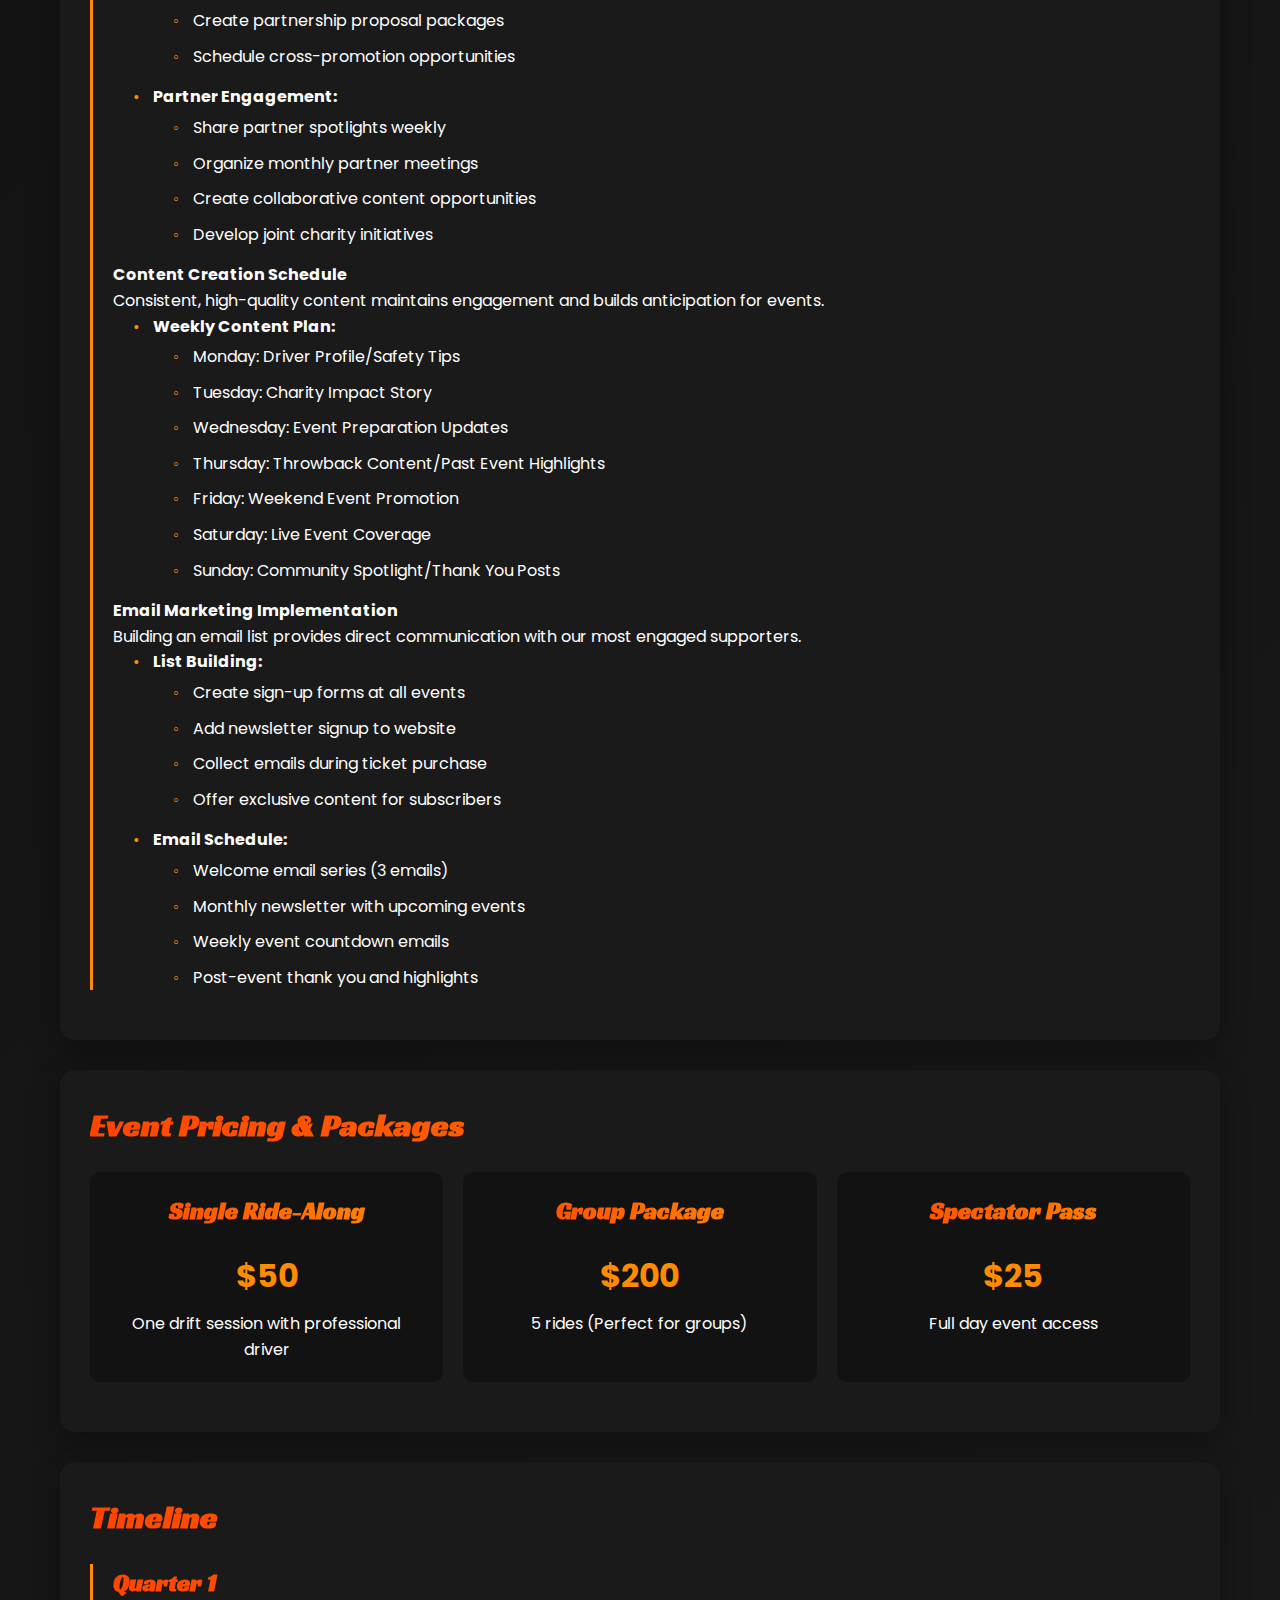
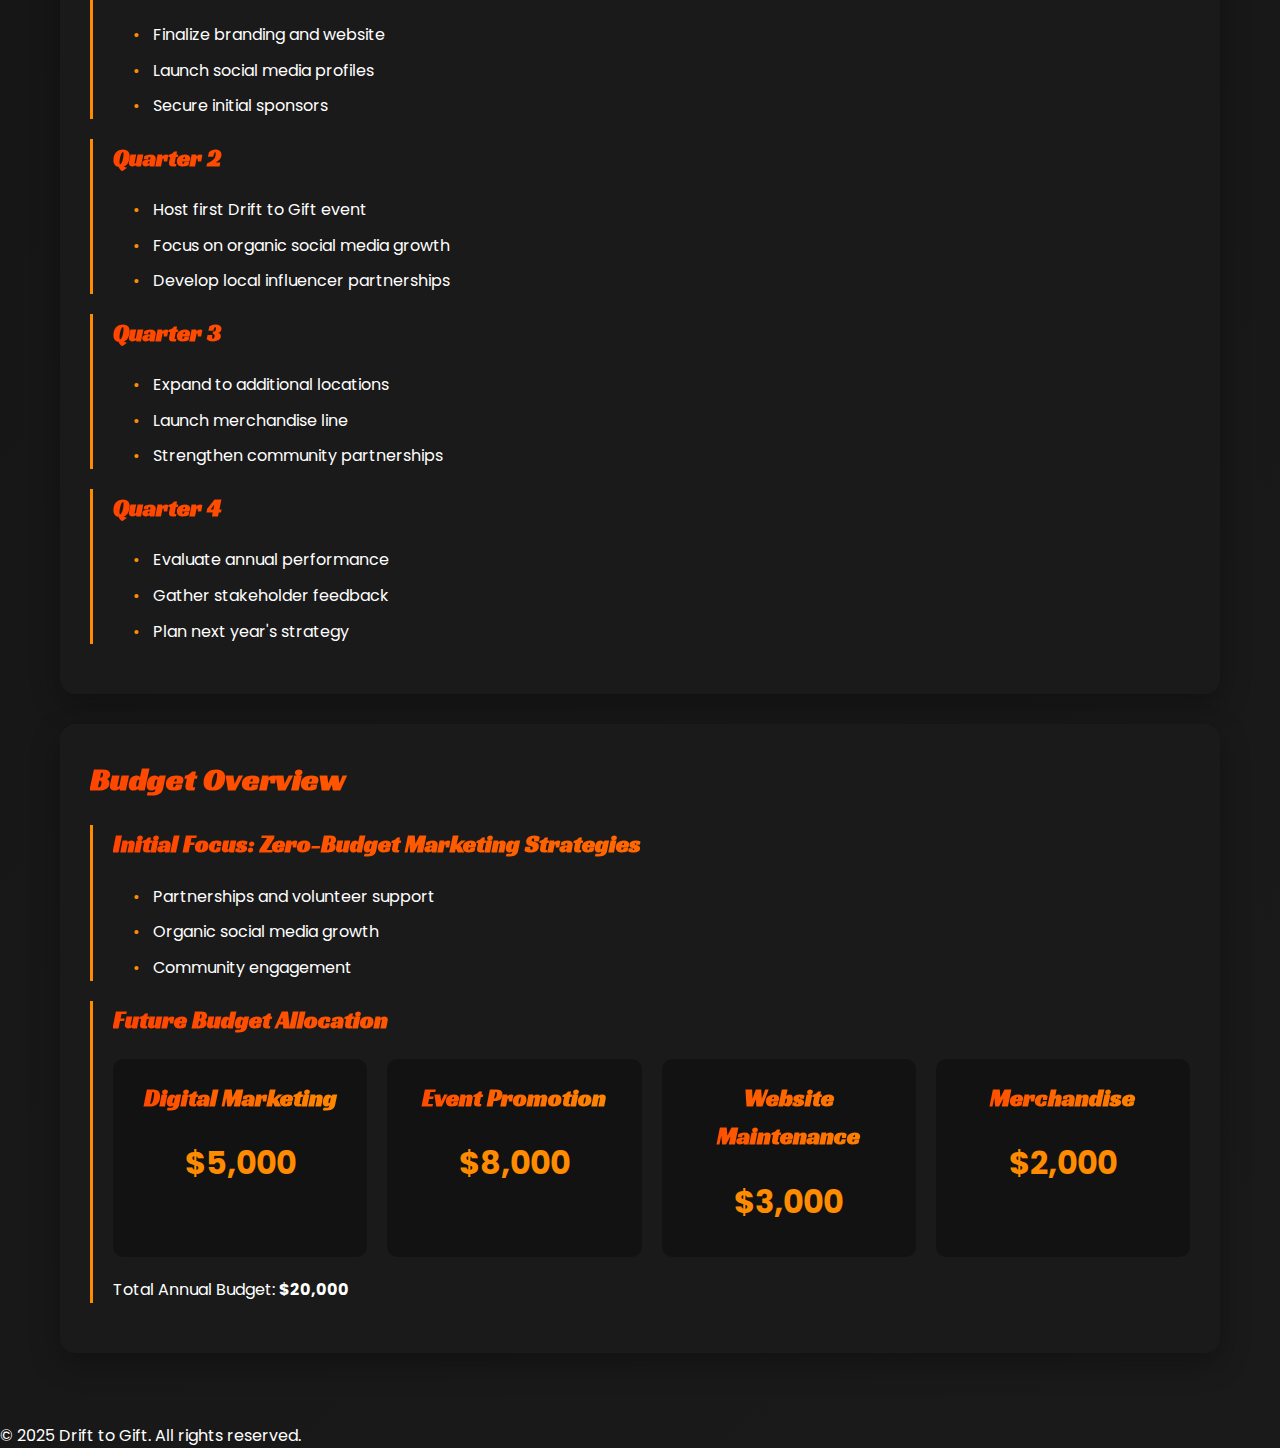
<file: marketing-document.html>
<!DOCTYPE html>
<html lang="en">
<head>
    <meta charset="UTF-8">
    <meta name="viewport" content="width=device-width, initial-scale=1.0">
    <title>Drift to Gift - Marketing Document</title>
    <link rel="preconnect" href="https://fonts.googleapis.com">
    <link rel="preconnect" href="https://fonts.gstatic.com" crossorigin>
    <link href="https://fonts.googleapis.com/css2?family=Poppins:wght@400;600;700&family=Racing+Sans+One&display=swap" rel="stylesheet">
    <style>
        * {
            margin: 0;
            padding: 0;
            box-sizing: border-box;
        }
        
        body {
            font-family: 'Poppins', sans-serif;
            margin: 0;
            padding: 0;
            background: linear-gradient(135deg, #0f0f0f, #1a1a1a);
            color: #ffffff;
            line-height: 1.6;
        }

        .container {
            max-width: 1200px;
            margin: 0 auto;
            padding: 40px 20px;
        }

        header {
            background: linear-gradient(135deg, rgba(0,0,0,0.7), rgba(0,0,0,0.9)), 
                        url('assets/mission-raceway.jpg');
            background-size: cover;
            background-position: center;
            text-align: center;
            padding: 60px 20px;
        }

        header img {
            max-width: 150px;
            margin-bottom: 20px;
        }

        h1, h2, h3 {
            font-family: 'Racing Sans One', cursive;
            background: linear-gradient(90deg, #ff4500, #ff8c00);
            -webkit-background-clip: text;
            -webkit-text-fill-color: transparent;
            margin-bottom: 20px;
        }

        h1 { font-size: 3rem; }
        h2 { font-size: 2rem; }
        h3 { font-size: 1.5rem; }

        .section {
            background: rgba(26, 26, 26, 0.95);
            border-radius: 15px;
            padding: 30px;
            margin-bottom: 30px;
            box-shadow: 0 10px 30px rgba(0, 0, 0, 0.3);
        }

        .color-sample {
            display: inline-block;
            width: 100px;
            height: 100px;
            border-radius: 10px;
            margin: 10px;
        }

        .gradient-sample {
            background: linear-gradient(90deg, #ff4500, #ff8c00);
        }

        .orange-sample {
            background: #FF8C00;
        }

        .black-sample {
            background: #000000;
        }

        .white-sample {
            background: #FFFFFF;
            border: 1px solid #333;
        }

        ul {
            list-style-type: none;
            margin-left: 20px;
        }

        li {
            margin-bottom: 10px;
        }

        .subsection {
            margin: 20px 0;
            padding-left: 20px;
            border-left: 3px solid #ff8c00;
        }

        .code {
            font-family: monospace;
            background: rgba(0, 0, 0, 0.3);
            padding: 2px 6px;
            border-radius: 4px;
            color: #ff8c00;
        }

        .metrics-grid {
            display: grid;
            grid-template-columns: repeat(auto-fit, minmax(250px, 1fr));
            gap: 20px;
            margin: 20px 0;
        }

        .metric-card {
            background: rgba(0, 0, 0, 0.3);
            padding: 20px;
            border-radius: 10px;
            text-align: center;
        }

        .metric-number {
            font-size: 2rem;
            color: #ff8c00;
            font-weight: bold;
            margin: 10px 0;
        }

        @media (max-width: 768px) {
            .container {
                padding: 20px;
            }

            h1 { font-size: 2rem; }
            h2 { font-size: 1.5rem; }
            h3 { font-size: 1.3rem; }

            .section {
                padding: 20px;
                margin-bottom: 20px;
            }

            .metrics-grid {
                grid-template-columns: 1fr;
            }
        }

        ul ul {
            margin-left: 20px;
            margin-top: 5px;
            margin-bottom: 15px;
        }

        ul ul ul {
            margin-left: 25px;
            margin-bottom: 10px;
        }

        .subsection ul li {
            position: relative;
            padding-left: 20px;
        }

        .subsection ul li:before {
            content: "•";
            color: #ff8c00;
            position: absolute;
            left: 0;
        }

        .subsection ul ul li:before {
            content: "◦";
        }

        .subsection ul ul ul li:before {
            content: "-";
        }
    </style>
</head>
<body>
    <header>
        <img src="assets/logo.png" alt="Drift to Gift Logo">
        <h1>Marketing & Brand Document</h1>
    </header>

    <div class="container">
        <section class="section">
            <h2>Vision & Mission</h2>
            <div class="subsection">
                <h3>Vision</h3>
                <p>To create unforgettable drift ride-along experiences that turn motorsport thrills into meaningful charitable impact.</p>
            </div>
            <div class="subsection">
                <h3>Mission</h3>
                <p>To provide safe, exciting drift ride-alongs with professional drivers, where every ticket directly supports Variety Children's Charity of BC, creating a unique blend of motorsport excitement and community giving.</p>
            </div>
        </section>

        <section class="section">
            <h2>Core Offerings</h2>
            <div class="subsection">
                <h3>Drift Ride-Along Experience</h3>
                <ul>
                    <li>Professional drift drivers from Hard Knox Stunts Demo Team</li>
                    <li>Safe, controlled environment at Mission Raceway Park</li>
                    <li>Multiple ride-along sessions throughout each event</li>
                    <li>Authentic drift experience in professional-grade vehicles</li>
                    <li>100% of proceeds go to charity</li>
                </ul>
            </div>
            <div class="subsection">
                <h3>Event Features</h3>
                <ul>
                    <li>Spectator viewing areas</li>
                    <li>Photo opportunities with drivers and cars</li>
                    <li>Safety briefing and equipment provided</li>
                    <li>Charity information booth</li>
                    <li>Food vendors and merchandise</li>
                </ul>
            </div>
        </section>

        <section class="section">
            <h2>Target Audience</h2>
            <div class="subsection">
                <h3>Primary Audience</h3>
                <ul>
                    <li>Thrill-seekers looking for a unique driving experience</li>
                    <li>Car enthusiasts interested in drift culture</li>
                    <li>Charitable individuals who want their entertainment to have impact</li>
                    <li>Corporate groups seeking team-building experiences</li>
                </ul>
            </div>
            <div class="subsection">
                <h3>Secondary Audience</h3>
                <ul>
                    <li>Local automotive businesses for sponsorship</li>
                    <li>Car clubs and motorsport communities</li>
                    <li>Event spectators and supporters</li>
                </ul>
            </div>
        </section>

        <section class="section">
            <h2>Marketing Strategies</h2>
            <div class="subsection">
                <h3>Social Media Strategy</h3>
                <p>Our social media approach focuses on organic growth through consistent, engaging content that showcases both the excitement of drift experiences and our charitable impact. Each platform serves a specific purpose in our marketing ecosystem.</p>
                
                <div class="strategy-block">
                    <h4>Instagram Strategy</h4>
                    <p>Instagram serves as our primary visual storytelling platform, focusing on the excitement and energy of drift events.</p>
                    <ul>
                        <li>
                            <strong>Daily Tasks:</strong>
                            <ul>
                                <li>Post 2-3 Stories showing event preparation or driver profiles</li>
                                <li>Share one main feed post (alternating between action shots and impact stories)</li>
                                <li>Respond to all comments within 2 hours</li>
                                <li>Engage with 20 relevant hashtag posts (#DriftBC #MissionRaceway)</li>
                            </ul>
                        </li>
                        <li>
                            <strong>Weekly Tasks:</strong>
                            <ul>
                                <li>Create 2-3 Reels showing drift highlights or behind-the-scenes</li>
                                <li>Host one Q&A session with drivers in Stories</li>
                                <li>Share one charity impact story</li>
                                <li>Analyze engagement metrics and adjust strategy</li>
                            </ul>
                        </li>
                    </ul>
                </div>

                <div class="strategy-block">
                    <h4>Facebook Community Building</h4>
                    <p>Facebook focuses on community building and event promotion, serving as our main platform for event organization and ticket sales.</p>
                    <ul>
                        <li>
                            <strong>Event Promotion Tasks:</strong>
                            <ul>
                                <li>Create detailed event pages for each ride-along session</li>
                                <li>Post event updates every 3 days leading up to event</li>
                                <li>Share participant testimonials and photos</li>
                                <li>Run polls for preferred session times</li>
                            </ul>
                        </li>
                        <li>
                            <strong>Community Management:</strong>
                            <ul>
                                <li>Post in 5 relevant car enthusiast groups daily</li>
                                <li>Respond to all messages within 1 hour</li>
                                <li>Share event photos within 24 hours</li>
                                <li>Create weekly discussion topics in community group</li>
                            </ul>
                        </li>
                    </ul>
                </div>

                <div class="strategy-block">
                    <h4>Local Partnership Development</h4>
                    <p>Building strong local partnerships creates a network of supporters and amplifies our reach without monetary investment.</p>
                    <ul>
                        <li>
                            <strong>Monthly Partnership Tasks:</strong>
                            <ul>
                                <li>Contact 5 new local automotive businesses</li>
                                <li>Attend 2 car club meetings</li>
                                <li>Create partnership proposal packages</li>
                                <li>Schedule cross-promotion opportunities</li>
                            </ul>
                        </li>
                        <li>
                            <strong>Partner Engagement:</strong>
                            <ul>
                                <li>Share partner spotlights weekly</li>
                                <li>Organize monthly partner meetings</li>
                                <li>Create collaborative content opportunities</li>
                                <li>Develop joint charity initiatives</li>
                            </ul>
                        </li>
                    </ul>
                </div>

                <div class="strategy-block">
                    <h4>Content Creation Schedule</h4>
                    <p>Consistent, high-quality content maintains engagement and builds anticipation for events.</p>
                    <ul>
                        <li>
                            <strong>Weekly Content Plan:</strong>
                            <ul>
                                <li>Monday: Driver Profile/Safety Tips</li>
                                <li>Tuesday: Charity Impact Story</li>
                                <li>Wednesday: Event Preparation Updates</li>
                                <li>Thursday: Throwback Content/Past Event Highlights</li>
                                <li>Friday: Weekend Event Promotion</li>
                                <li>Saturday: Live Event Coverage</li>
                                <li>Sunday: Community Spotlight/Thank You Posts</li>
                            </ul>
                        </li>
                    </ul>
                </div>

                <div class="strategy-block">
                    <h4>Email Marketing Implementation</h4>
                    <p>Building an email list provides direct communication with our most engaged supporters.</p>
                    <ul>
                        <li>
                            <strong>List Building:</strong>
                            <ul>
                                <li>Create sign-up forms at all events</li>
                                <li>Add newsletter signup to website</li>
                                <li>Collect emails during ticket purchase</li>
                                <li>Offer exclusive content for subscribers</li>
                            </ul>
                        </li>
                        <li>
                            <strong>Email Schedule:</strong>
                            <ul>
                                <li>Welcome email series (3 emails)</li>
                                <li>Monthly newsletter with upcoming events</li>
                                <li>Weekly event countdown emails</li>
                                <li>Post-event thank you and highlights</li>
                            </ul>
                        </li>
                    </ul>
                </div>
            </div>
        </section>

        <section class="section">
            <h2>Event Pricing & Packages</h2>
            <div class="metrics-grid">
                <div class="metric-card">
                    <h3>Single Ride-Along</h3>
                    <div class="metric-number">$50</div>
                    <p>One drift session with professional driver</p>
                </div>
                <div class="metric-card">
                    <h3>Group Package</h3>
                    <div class="metric-number">$200</div>
                    <p>5 rides (Perfect for groups)</p>
                </div>
                <div class="metric-card">
                    <h3>Spectator Pass</h3>
                    <div class="metric-number">$25</div>
                    <p>Full day event access</p>
                </div>
            </div>
        </section>

        <section class="section">
            <h2>Timeline</h2>
            <div class="subsection">
                <h3>Quarter 1</h3>
                <ul>
                    <li>Finalize branding and website</li>
                    <li>Launch social media profiles</li>
                    <li>Secure initial sponsors</li>
                </ul>
            </div>
            <div class="subsection">
                <h3>Quarter 2</h3>
                <ul>
                    <li>Host first Drift to Gift event</li>
                    <li>Focus on organic social media growth</li>
                    <li>Develop local influencer partnerships</li>
                </ul>
            </div>
            <div class="subsection">
                <h3>Quarter 3</h3>
                <ul>
                    <li>Expand to additional locations</li>
                    <li>Launch merchandise line</li>
                    <li>Strengthen community partnerships</li>
                </ul>
            </div>
            <div class="subsection">
                <h3>Quarter 4</h3>
                <ul>
                    <li>Evaluate annual performance</li>
                    <li>Gather stakeholder feedback</li>
                    <li>Plan next year's strategy</li>
                </ul>
            </div>
        </section>

        <section class="section">
            <h2>Budget Overview</h2>
            <div class="subsection">
                <h3>Initial Focus: Zero-Budget Marketing Strategies</h3>
                <ul>
                    <li>Partnerships and volunteer support</li>
                    <li>Organic social media growth</li>
                    <li>Community engagement</li>
                </ul>
            </div>
            <div class="subsection">
                <h3>Future Budget Allocation</h3>
                <div class="metrics-grid">
                    <div class="metric-card">
                        <h3>Digital Marketing</h3>
                        <div class="metric-number">$5,000</div>
                    </div>
                    <div class="metric-card">
                        <h3>Event Promotion</h3>
                        <div class="metric-number">$8,000</div>
                    </div>
                    <div class="metric-card">
                        <h3>Website Maintenance</h3>
                        <div class="metric-number">$3,000</div>
                    </div>
                    <div class="metric-card">
                        <h3>Merchandise</h3>
                        <div class="metric-number">$2,000</div>
                    </div>
                </div>
                <p class="total-budget">Total Annual Budget: <strong>$20,000</strong></p>
            </div>
        </section>
    </div>

    <footer>
        <p>&copy; 2025 Drift to Gift. All rights reserved.</p>
    </footer>
</body>
</html>
</file>
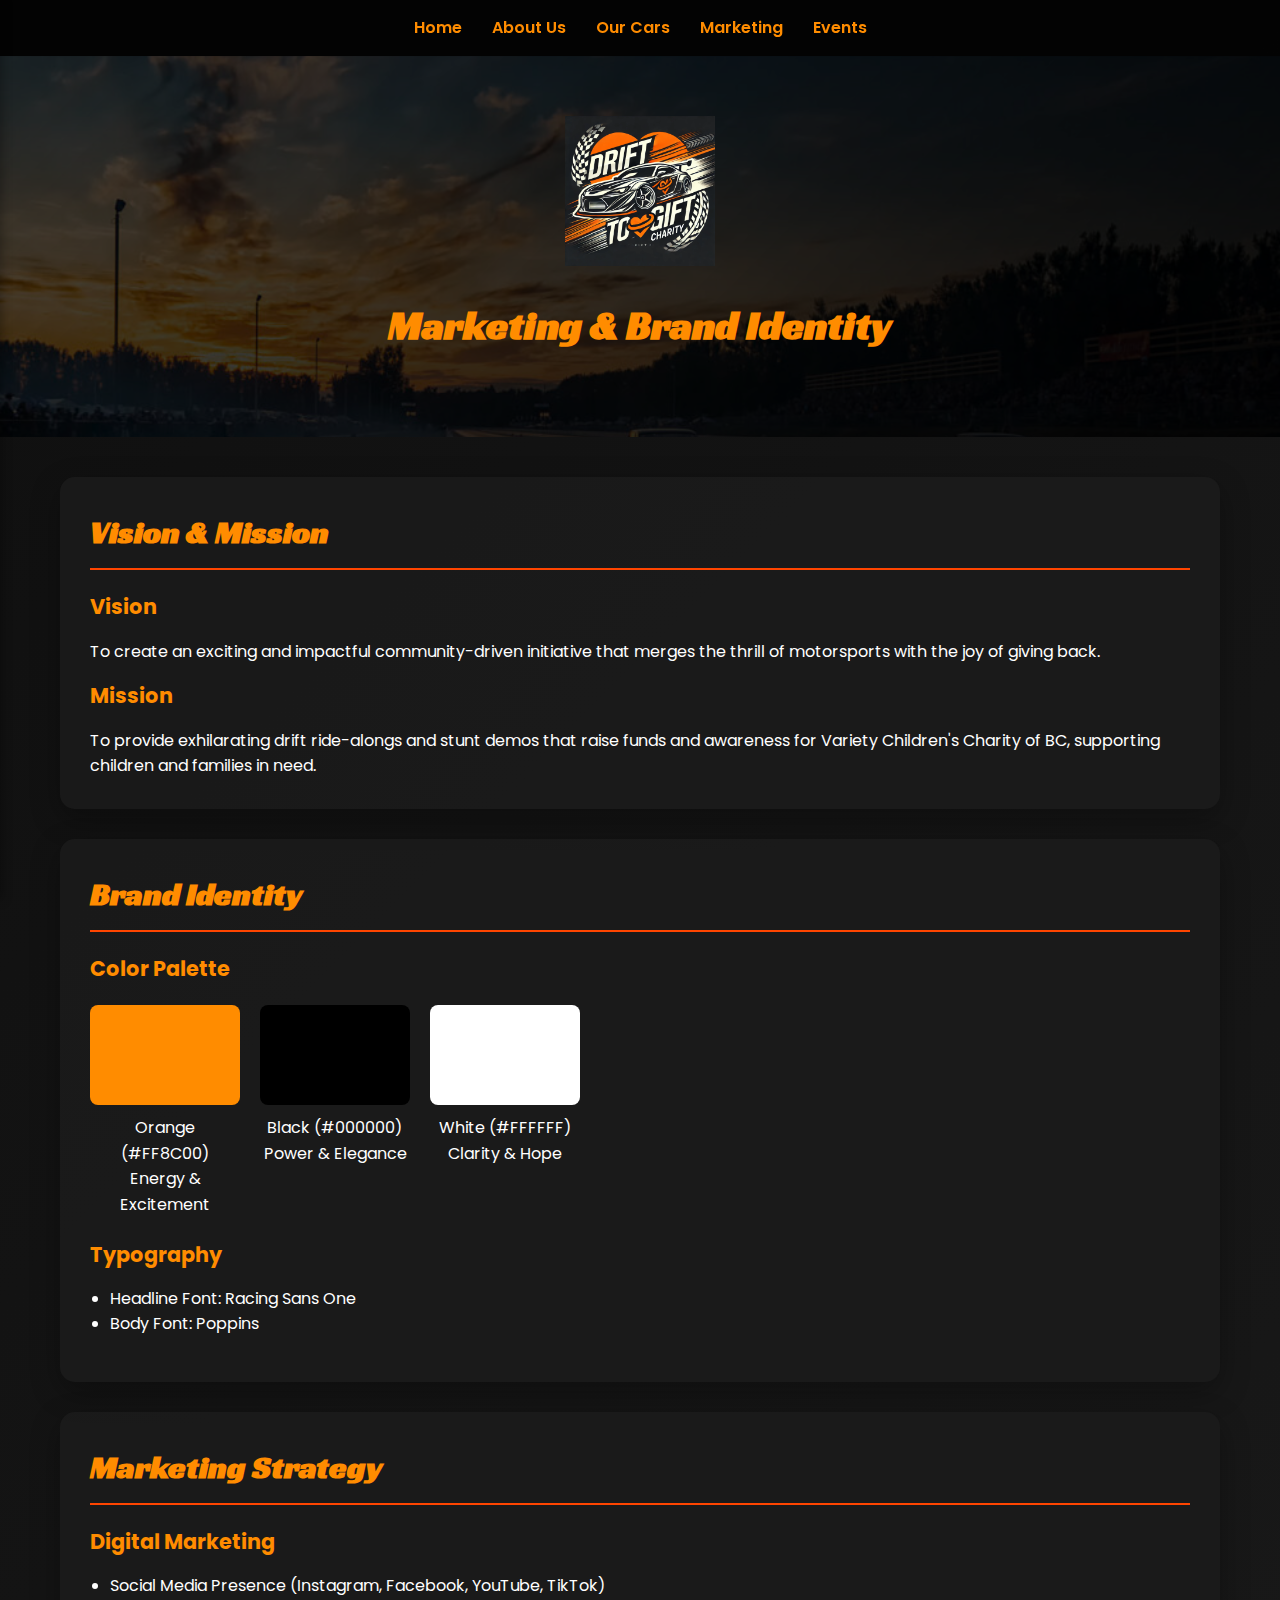
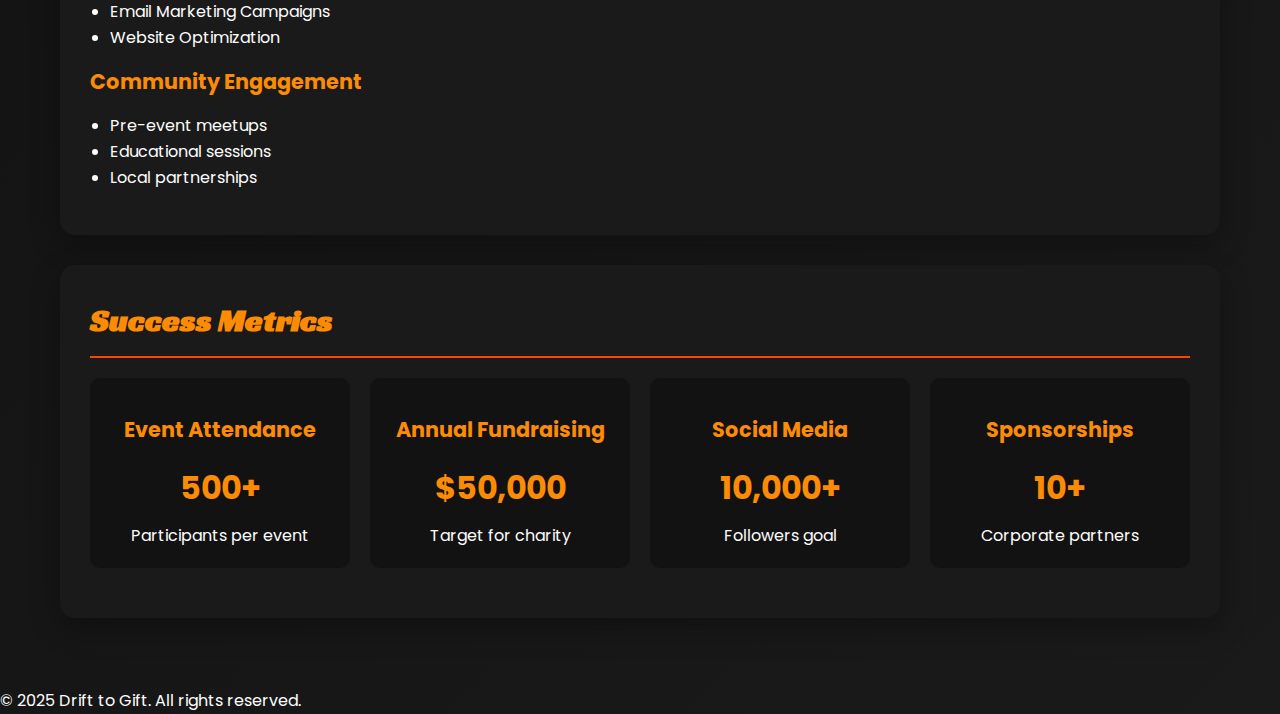
<file: marketing.html>
<!DOCTYPE html>
<html lang="en">
<head>
    <meta charset="UTF-8">
    <meta name="viewport" content="width=device-width, initial-scale=1.0">
    <title>Drift to Gift - Marketing & Brand Identity</title>
    <link rel="preconnect" href="https://fonts.googleapis.com">
    <link rel="preconnect" href="https://fonts.gstatic.com" crossorigin>
    <link href="https://fonts.googleapis.com/css2?family=Poppins:wght@400;600;700&family=Racing+Sans+One&display=swap" rel="stylesheet">
    <link rel="stylesheet" href="styles/menu.css">
    <style>
        /* Base styles from index.html */
        * {
            margin: 0;
            padding: 0;
            box-sizing: border-box;
        }
        
        body {
            font-family: 'Poppins', sans-serif;
            margin: 0;
            padding: 0;
            background: linear-gradient(135deg, #0f0f0f, #1a1a1a);
            color: #ffffff;
            line-height: 1.6;
        }

        /* Header styles */
        header {
            background: linear-gradient(135deg, rgba(0,0,0,0.7), rgba(0,0,0,0.9)), 
                        url('assets/mission-raceway.jpg');
            background-size: cover;
            background-position: center;
            text-align: center;
            padding: 60px 20px;
            position: relative;
        }

        /* Navigation styles */
        nav {
            background: rgba(0, 0, 0, 0.8);
            padding: 15px 0;
            position: sticky;
            top: 0;
            z-index: 100;
        }

        nav ul {
            display: flex;
            justify-content: center;
            list-style: none;
            gap: 30px;
        }

        nav a {
            color: #ff8c00;
            text-decoration: none;
            font-weight: 600;
            transition: color 0.3s;
        }

        nav a:hover {
            color: #ff4500;
        }

        /* Marketing content styles */
        .container {
            max-width: 1200px;
            margin: 0 auto;
            padding: 40px 20px;
        }

        .section {
            background: rgba(26, 26, 26, 0.95);
            border-radius: 15px;
            margin-bottom: 30px;
            padding: 30px;
            box-shadow: 0 10px 30px rgba(0, 0, 0, 0.3);
        }

        h1, h2 {
            font-family: 'Racing Sans One', cursive;
            color: #ff8c00;
            margin-bottom: 20px;
        }

        h1 {
            font-size: 2.5rem;
            text-align: center;
        }

        h2 {
            font-size: 2rem;
            border-bottom: 2px solid #ff4500;
            padding-bottom: 10px;
        }

        h3 {
            color: #ff8c00;
            margin: 15px 0;
            font-size: 1.3rem;
        }

        .color-palette {
            display: flex;
            gap: 20px;
            margin: 20px 0;
            flex-wrap: wrap;
        }

        .color-box {
            width: 150px;
            text-align: center;
        }

        .color-sample {
            height: 100px;
            border-radius: 8px;
            margin-bottom: 10px;
        }

        .metrics {
            display: grid;
            grid-template-columns: repeat(auto-fit, minmax(250px, 1fr));
            gap: 20px;
            margin: 20px 0;
        }

        .metric-card {
            background: rgba(0, 0, 0, 0.3);
            padding: 20px;
            border-radius: 10px;
            text-align: center;
        }

        .metric-number {
            font-size: 2rem;
            color: #ff8c00;
            font-weight: bold;
            margin: 10px 0;
        }

        ul, ol {
            margin-left: 20px;
            margin-bottom: 15px;
        }

        /* Responsive styles */
        @media (max-width: 768px) {
            nav ul {
                flex-direction: column;
                text-align: center;
                gap: 15px;
            }

            h1 {
                font-size: 2rem;
            }

            h2 {
                font-size: 1.5rem;
            }

            .container {
                padding: 20px;
            }

            .section {
                padding: 20px;
            }

            .color-palette {
                justify-content: center;
            }

            .color-box {
                width: 120px;
            }

            .metrics {
                grid-template-columns: 1fr;
                gap: 15px;
            }

            .section {
                margin-bottom: 20px;
                padding: 15px;
            }
        }

        /* Hamburger Menu Styles */
        .menu-toggle {
            display: none;
            position: fixed;
            top: 20px;
            left: 20px;
            z-index: 1000;
            background: none;
            border: none;
            cursor: pointer;
            padding: 10px;
        }

        .menu-toggle span {
            display: block;
            width: 25px;
            height: 3px;
            margin: 5px 0;
            background: #ff8c00;
            transition: all 0.3s ease;
        }

        .drawer {
            position: fixed;
            top: 0;
            left: -300px;
            width: 300px;
            height: 100vh;
            background: rgba(0, 0, 0, 0.95);
            z-index: 999;
            transition: left 0.3s ease;
            padding: 80px 20px 20px;
            box-shadow: 2px 0 10px rgba(0, 0, 0, 0.3);
        }

        .drawer.open {
            left: 0;
        }

        .drawer ul {
            flex-direction: column;
            gap: 20px;
            list-style: none;
        }

        .drawer a {
            color: #ff8c00;
            text-decoration: none;
            font-weight: 600;
            font-size: 1.2rem;
            display: block;
            padding: 10px;
            transition: color 0.3s;
        }

        .drawer a:hover {
            color: #ff4500;
        }

        .menu-toggle.open span:nth-child(1) {
            transform: rotate(45deg) translate(6px, 6px);
        }

        .menu-toggle.open span:nth-child(2) {
            opacity: 0;
        }

        .menu-toggle.open span:nth-child(3) {
            transform: rotate(-45deg) translate(6px, -6px);
        }

        @media (max-width: 768px) {
            .menu-toggle {
                display: block;
            }

            nav {
                display: none;
            }
        }
    </style>
</head>
<body>
    <div id="menu-container">
        <!-- Hamburger Menu Button -->
        <button class="menu-toggle" aria-label="Menu">
            <span></span>
            <span></span>
            <span></span>
        </button>

        <!-- Drawer Navigation -->
        <div class="drawer">
            <ul>
                <li><a href="index.html">Home</a></li>
                <li><a href="about.html">About Us</a></li>
                <li><a href="cars.html">Our Cars</a></li>
                <li><a href="marketing.html">Marketing</a></li>
                <li><a href="events.html">Events</a></li>
            </ul>
        </div>

        <nav>
            <ul>
                <li><a href="index.html">Home</a></li>
                <li><a href="about.html">About Us</a></li>
                <li><a href="cars.html">Our Cars</a></li>
                <li><a href="marketing.html">Marketing</a></li>
                <li><a href="events.html">Events</a></li>
            </ul>
        </nav>
    </div>

    <header>
        <img src="assets/logo.png" alt="Drift to Gift Logo" style="max-width: 150px; margin-bottom: 20px;">
        <h1>Marketing & Brand Identity</h1>
    </header>

    <div class="container">
        <section id="vision" class="section">
            <h2>Vision & Mission</h2>
            <h3>Vision</h3>
            <p>To create an exciting and impactful community-driven initiative that merges the thrill of motorsports with the joy of giving back.</p>
            
            <h3>Mission</h3>
            <p>To provide exhilarating drift ride-alongs and stunt demos that raise funds and awareness for Variety Children's Charity of BC, supporting children and families in need.</p>
        </section>

        <section id="brand" class="section">
            <h2>Brand Identity</h2>
            <h3>Color Palette</h3>
            <div class="color-palette">
                <div class="color-box">
                    <div class="color-sample" style="background: #FF8C00;"></div>
                    <p>Orange (#FF8C00)</p>
                    <p>Energy & Excitement</p>
                </div>
                <div class="color-box">
                    <div class="color-sample" style="background: #000000;"></div>
                    <p>Black (#000000)</p>
                    <p>Power & Elegance</p>
                </div>
                <div class="color-box">
                    <div class="color-sample" style="background: #FFFFFF;"></div>
                    <p>White (#FFFFFF)</p>
                    <p>Clarity & Hope</p>
                </div>
            </div>

            <h3>Typography</h3>
            <ul>
                <li>Headline Font: Racing Sans One</li>
                <li>Body Font: Poppins</li>
            </ul>
        </section>

        <section id="marketing" class="section">
            <h2>Marketing Strategy</h2>
            <h3>Digital Marketing</h3>
            <ul>
                <li>Social Media Presence (Instagram, Facebook, YouTube, TikTok)</li>
                <li>Email Marketing Campaigns</li>
                <li>Website Optimization</li>
            </ul>

            <h3>Community Engagement</h3>
            <ul>
                <li>Pre-event meetups</li>
                <li>Educational sessions</li>
                <li>Local partnerships</li>
            </ul>
        </section>

        <section id="metrics" class="section">
            <h2>Success Metrics</h2>
            <div class="metrics">
                <div class="metric-card">
                    <h3>Event Attendance</h3>
                    <div class="metric-number">500+</div>
                    <p>Participants per event</p>
                </div>
                <div class="metric-card">
                    <h3>Annual Fundraising</h3>
                    <div class="metric-number">$50,000</div>
                    <p>Target for charity</p>
                </div>
                <div class="metric-card">
                    <h3>Social Media</h3>
                    <div class="metric-number">10,000+</div>
                    <p>Followers goal</p>
                </div>
                <div class="metric-card">
                    <h3>Sponsorships</h3>
                    <div class="metric-number">10+</div>
                    <p>Corporate partners</p>
                </div>
            </div>
        </section>
    </div>

    <footer>
        <p>&copy; 2025 Drift to Gift. All rights reserved.</p>
    </footer>

    <script src="scripts/menu.js"></script>
</body>
</html>
</file>
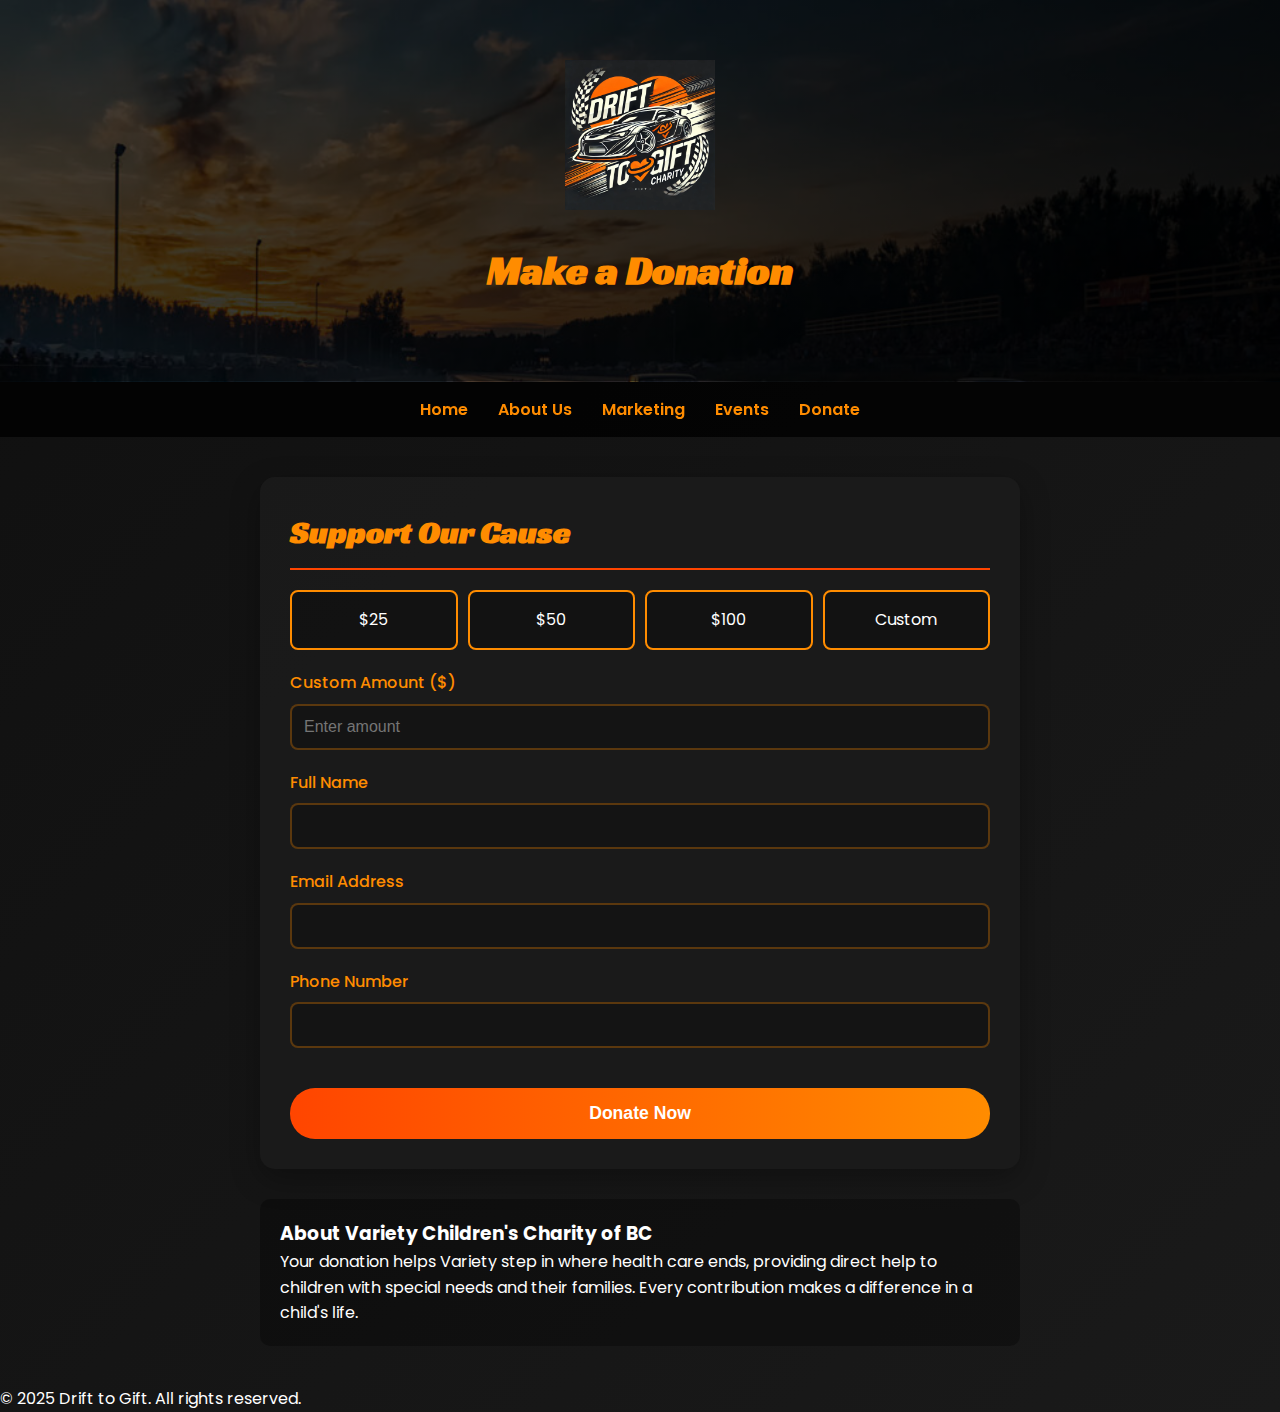
<file: assets/donate.html>
<!DOCTYPE html>
<html lang="en">
<head>
    <meta charset="UTF-8">
    <meta name="viewport" content="width=device-width, initial-scale=1.0">
    <title>Drift to Gift - Donate</title>
    <link rel="preconnect" href="https://fonts.googleapis.com">
    <link rel="preconnect" href="https://fonts.gstatic.com" crossorigin>
    <link href="https://fonts.googleapis.com/css2?family=Poppins:wght@400;600;700&family=Racing+Sans+One&display=swap" rel="stylesheet">
    <style>
        * {
            margin: 0;
            padding: 0;
            box-sizing: border-box;
        }
        
        body {
            font-family: 'Poppins', sans-serif;
            margin: 0;
            padding: 0;
            background: linear-gradient(135deg, #0f0f0f, #1a1a1a);
            color: #ffffff;
            line-height: 1.6;
        }

        header {
            background: linear-gradient(135deg, rgba(0,0,0,0.7), rgba(0,0,0,0.9)), 
                        url('assets/mission-raceway.jpg');
            background-size: cover;
            background-position: center;
            text-align: center;
            padding: 60px 20px;
            position: relative;
        }

        nav {
            background: rgba(0, 0, 0, 0.8);
            padding: 15px 0;
            position: sticky;
            top: 0;
            z-index: 100;
        }

        nav ul {
            display: flex;
            justify-content: center;
            list-style: none;
            gap: 30px;
        }

        nav a {
            color: #ff8c00;
            text-decoration: none;
            font-weight: 600;
            transition: color 0.3s;
        }

        nav a:hover {
            color: #ff4500;
        }

        .container {
            max-width: 800px;
            margin: 0 auto;
            padding: 40px 20px;
        }

        .donation-form {
            background: rgba(26, 26, 26, 0.95);
            border-radius: 15px;
            padding: 30px;
            box-shadow: 0 10px 30px rgba(0, 0, 0, 0.3);
        }

        h1, h2 {
            font-family: 'Racing Sans One', cursive;
            color: #ff8c00;
            margin-bottom: 20px;
        }

        h1 {
            font-size: 2.5rem;
            text-align: center;
        }

        h2 {
            font-size: 2rem;
            border-bottom: 2px solid #ff4500;
            padding-bottom: 10px;
        }

        .form-group {
            margin-bottom: 20px;
        }

        label {
            display: block;
            color: #ff8c00;
            margin-bottom: 8px;
            font-weight: 500;
        }

        input, select {
            width: 100%;
            padding: 12px;
            border: 2px solid rgba(255, 140, 0, 0.3);
            border-radius: 8px;
            background: rgba(0, 0, 0, 0.2);
            color: #fff;
            font-size: 1rem;
            transition: all 0.3s ease;
        }

        input:focus, select:focus {
            border-color: #ff8c00;
            outline: none;
            box-shadow: 0 0 10px rgba(255, 140, 0, 0.2);
        }

        .amount-options {
            display: grid;
            grid-template-columns: repeat(auto-fit, minmax(120px, 1fr));
            gap: 10px;
            margin-bottom: 20px;
        }

        .amount-option {
            background: rgba(0, 0, 0, 0.3);
            border: 2px solid #ff8c00;
            border-radius: 8px;
            padding: 15px;
            text-align: center;
            cursor: pointer;
            transition: all 0.3s ease;
        }

        .amount-option:hover {
            background: rgba(255, 140, 0, 0.2);
        }

        .amount-option.selected {
            background: #ff8c00;
            color: #000;
        }

        button {
            background: linear-gradient(90deg, #ff4500, #ff8c00);
            color: #fff;
            border: none;
            padding: 15px 30px;
            border-radius: 25px;
            font-size: 1.1rem;
            font-weight: 600;
            cursor: pointer;
            transition: all 0.3s ease;
            width: 100%;
            margin-top: 20px;
        }

        button:hover {
            transform: translateY(-2px);
            box-shadow: 0 5px 15px rgba(255, 140, 0, 0.4);
            background: linear-gradient(90deg, #ff8c00, #ff4500);
        }

        .charity-info {
            background: rgba(0, 0, 0, 0.3);
            border-radius: 10px;
            padding: 20px;
            margin-top: 30px;
        }

        @media (max-width: 768px) {
            nav ul {
                flex-direction: column;
                text-align: center;
                gap: 15px;
            }

            h1 { font-size: 2rem; }
            h2 { font-size: 1.5rem; }
            .container { padding: 20px; }
            .donation-form { padding: 20px; }
        }
    </style>
</head>
<body>
    <header>
        <img src="assets/logo.png" alt="Drift to Gift Logo" style="max-width: 150px; margin-bottom: 20px;">
        <h1>Make a Donation</h1>
    </header>

    <nav>
        <ul>
            <li><a href="index.html">Home</a></li>
            <li><a href="about.html">About Us</a></li>
            <li><a href="marketing.html">Marketing</a></li>
            <li><a href="events.html">Events</a></li>
            <li><a href="donate.html">Donate</a></li>
        </ul>
    </nav>

    <div class="container">
        <div class="donation-form">
            <h2>Support Our Cause</h2>
            <form action="#" method="POST">
                <div class="amount-options">
                    <div class="amount-option">$25</div>
                    <div class="amount-option">$50</div>
                    <div class="amount-option">$100</div>
                    <div class="amount-option">Custom</div>
                </div>

                <div class="form-group">
                    <label for="custom-amount">Custom Amount ($)</label>
                    <input type="number" id="custom-amount" name="custom-amount" placeholder="Enter amount">
                </div>

                <div class="form-group">
                    <label for="name">Full Name</label>
                    <input type="text" id="name" name="name" required>
                </div>

                <div class="form-group">
                    <label for="email">Email Address</label>
                    <input type="email" id="email" name="email" required>
                </div>

                <div class="form-group">
                    <label for="phone">Phone Number</label>
                    <input type="tel" id="phone" name="phone">
                </div>

                <button type="submit">Donate Now</button>
            </form>
        </div>

        <div class="charity-info">
            <h3>About Variety Children's Charity of BC</h3>
            <p>Your donation helps Variety step in where health care ends, providing direct help to children with special needs and their families. Every contribution makes a difference in a child's life.</p>
        </div>
    </div>

    <footer>
        <p>&copy; 2025 Drift to Gift. All rights reserved.</p>
    </footer>

    <script>
        // Simple script to handle amount option selection
        const amountOptions = document.querySelectorAll('.amount-option');
        const customAmountInput = document.getElementById('custom-amount');

        amountOptions.forEach(option => {
            option.addEventListener('click', () => {
                amountOptions.forEach(opt => opt.classList.remove('selected'));
                option.classList.add('selected');
                
                if(option.textContent === 'Custom') {
                    customAmountInput.focus();
                } else {
                    customAmountInput.value = option.textContent.replace('$', '');
                }
            });
        });
    </script>
</body>
</html>
</file>
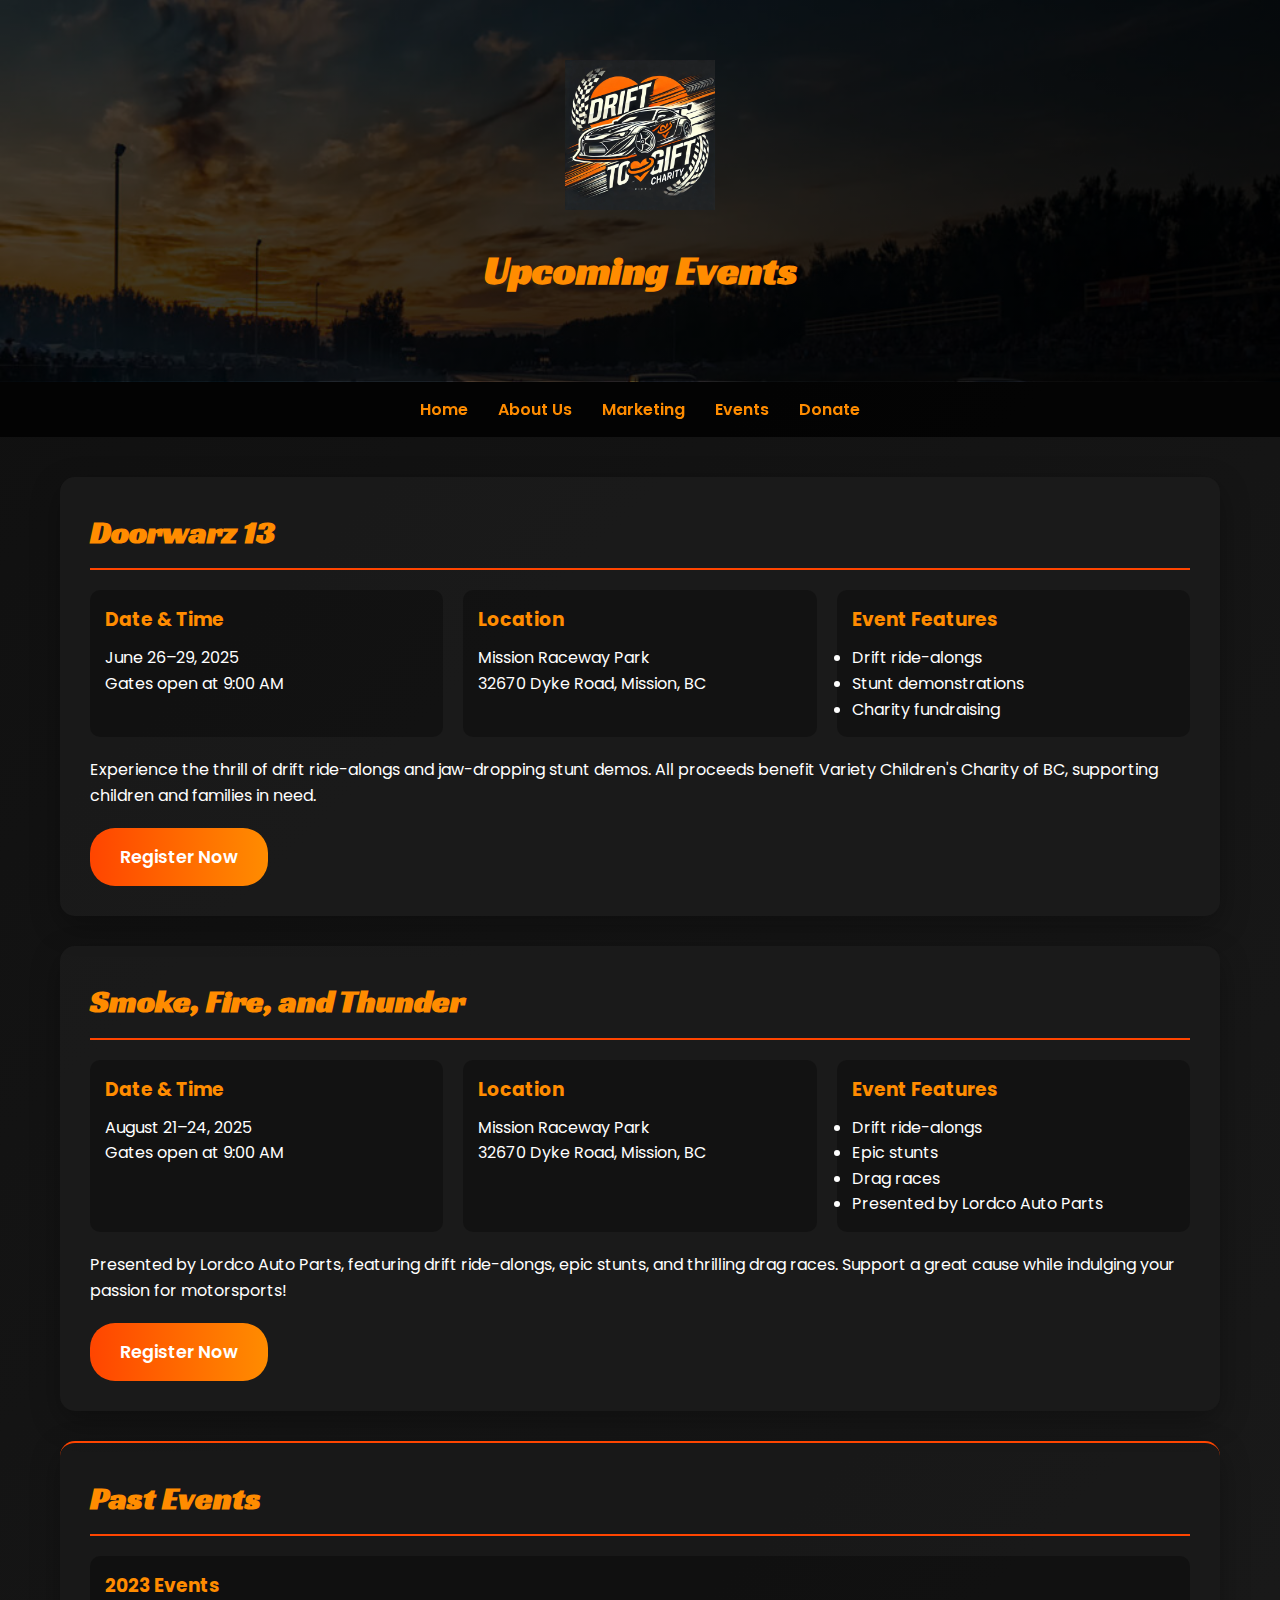
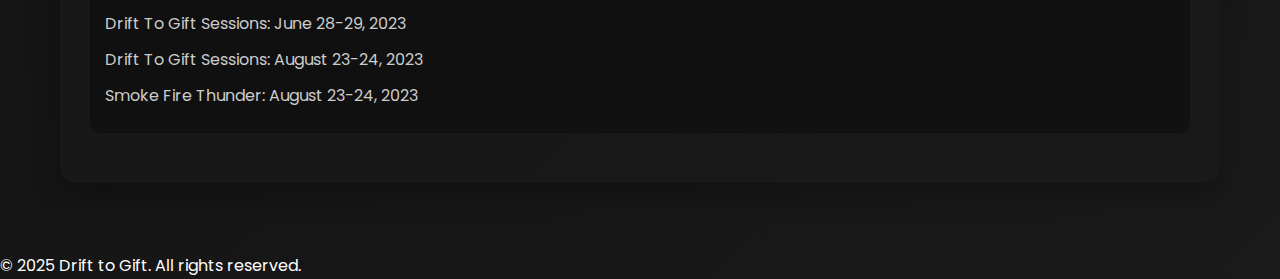
<file: assets/events.html>
<!DOCTYPE html>
<html lang="en">
<head>
    <meta charset="UTF-8">
    <meta name="viewport" content="width=device-width, initial-scale=1.0">
    <title>Drift to Gift - Events</title>
    <link rel="preconnect" href="https://fonts.googleapis.com">
    <link rel="preconnect" href="https://fonts.gstatic.com" crossorigin>
    <link href="https://fonts.googleapis.com/css2?family=Poppins:wght@400;600;700&family=Racing+Sans+One&display=swap" rel="stylesheet">
    <style>
        * {
            margin: 0;
            padding: 0;
            box-sizing: border-box;
        }
        
        body {
            font-family: 'Poppins', sans-serif;
            margin: 0;
            padding: 0;
            background: linear-gradient(135deg, #0f0f0f, #1a1a1a);
            color: #ffffff;
            line-height: 1.6;
        }

        header {
            background: linear-gradient(135deg, rgba(0,0,0,0.7), rgba(0,0,0,0.9)), 
                        url('assets/mission-raceway.jpg');
            background-size: cover;
            background-position: center;
            text-align: center;
            padding: 60px 20px;
            position: relative;
        }

        nav {
            background: rgba(0, 0, 0, 0.8);
            padding: 15px 0;
            position: sticky;
            top: 0;
            z-index: 100;
        }

        nav ul {
            display: flex;
            justify-content: center;
            list-style: none;
            gap: 30px;
        }

        nav a {
            color: #ff8c00;
            text-decoration: none;
            font-weight: 600;
            transition: color 0.3s;
        }

        nav a:hover {
            color: #ff4500;
        }

        .container {
            max-width: 1200px;
            margin: 0 auto;
            padding: 40px 20px;
        }

        .event-card {
            background: rgba(26, 26, 26, 0.95);
            border-radius: 15px;
            margin-bottom: 30px;
            padding: 30px;
            box-shadow: 0 10px 30px rgba(0, 0, 0, 0.3);
            transition: transform 0.3s ease;
        }

        .event-card:hover {
            transform: translateY(-5px);
        }

        h1, h2 {
            font-family: 'Racing Sans One', cursive;
            color: #ff8c00;
            margin-bottom: 20px;
        }

        h1 {
            font-size: 2.5rem;
            text-align: center;
        }

        h2 {
            font-size: 2rem;
            border-bottom: 2px solid #ff4500;
            padding-bottom: 10px;
        }

        .event-details {
            display: grid;
            grid-template-columns: repeat(auto-fit, minmax(250px, 1fr));
            gap: 20px;
            margin: 20px 0;
        }

        .detail-box {
            background: rgba(0, 0, 0, 0.3);
            padding: 15px;
            border-radius: 10px;
        }

        .detail-box h3 {
            color: #ff8c00;
            margin-bottom: 10px;
        }

        .register-button {
            background: linear-gradient(90deg, #ff4500, #ff8c00);
            color: #fff;
            border: none;
            padding: 15px 30px;
            border-radius: 25px;
            font-size: 1.1rem;
            font-weight: 600;
            cursor: pointer;
            transition: all 0.3s ease;
            display: inline-block;
            text-decoration: none;
            margin-top: 20px;
        }

        .register-button:hover {
            transform: translateY(-2px);
            box-shadow: 0 5px 15px rgba(255, 140, 0, 0.4);
            background: linear-gradient(90deg, #ff8c00, #ff4500);
        }

        @media (max-width: 768px) {
            nav ul {
                flex-direction: column;
                text-align: center;
                gap: 15px;
            }

            h1 { font-size: 2rem; }
            h2 { font-size: 1.5rem; }
            .container { padding: 20px; }
            .event-card { padding: 20px; }
        }

        .past-events {
            background: rgba(26, 26, 26, 0.7);
            border-top: 2px solid #ff4500;
        }

        .past-events .detail-box ul {
            list-style: none;
            padding: 0;
        }

        .past-events .detail-box li {
            margin-bottom: 10px;
            color: #ccc;
        }
    </style>
</head>
<body>
    <header>
        <img src="assets/logo.png" alt="Drift to Gift Logo" style="max-width: 150px; margin-bottom: 20px;">
        <h1>Upcoming Events</h1>
    </header>

    <nav>
        <ul>
            <li><a href="index.html">Home</a></li>
            <li><a href="about.html">About Us</a></li>
            <li><a href="marketing.html">Marketing</a></li>
            <li><a href="events.html">Events</a></li>
            <li><a href="donate.html">Donate</a></li>
        </ul>
    </nav>

    <div class="container">
        <div class="event-card">
            <h2>Doorwarz 13</h2>
            <div class="event-details">
                <div class="detail-box">
                    <h3>Date & Time</h3>
                    <p>June 26–29, 2025</p>
                    <p>Gates open at 9:00 AM</p>
                </div>
                <div class="detail-box">
                    <h3>Location</h3>
                    <p>Mission Raceway Park</p>
                    <p>32670 Dyke Road, Mission, BC</p>
                </div>
                <div class="detail-box">
                    <h3>Event Features</h3>
                    <ul>
                        <li>Drift ride-alongs</li>
                        <li>Stunt demonstrations</li>
                        <li>Charity fundraising</li>
                    </ul>
                </div>
            </div>
            <p>Experience the thrill of drift ride-alongs and jaw-dropping stunt demos. All proceeds benefit Variety Children's Charity of BC, supporting children and families in need.</p>
            <a href="donate.html" class="register-button">Register Now</a>
        </div>

        <div class="event-card">
            <h2>Smoke, Fire, and Thunder</h2>
            <div class="event-details">
                <div class="detail-box">
                    <h3>Date & Time</h3>
                    <p>August 21–24, 2025</p>
                    <p>Gates open at 9:00 AM</p>
                </div>
                <div class="detail-box">
                    <h3>Location</h3>
                    <p>Mission Raceway Park</p>
                    <p>32670 Dyke Road, Mission, BC</p>
                </div>
                <div class="detail-box">
                    <h3>Event Features</h3>
                    <ul>
                        <li>Drift ride-alongs</li>
                        <li>Epic stunts</li>
                        <li>Drag races</li>
                        <li>Presented by Lordco Auto Parts</li>
                    </ul>
                </div>
            </div>
            <p>Presented by Lordco Auto Parts, featuring drift ride-alongs, epic stunts, and thrilling drag races. Support a great cause while indulging your passion for motorsports!</p>
            <a href="donate.html" class="register-button">Register Now</a>
        </div>

        <div class="event-card past-events">
            <h2>Past Events</h2>
            <div class="event-details">
                <div class="detail-box">
                    <h3>2023 Events</h3>
                    <ul>
                        <li>Drift To Gift Sessions: June 28-29, 2023</li>
                        <li>Drift To Gift Sessions: August 23-24, 2023</li>
                        <li>Smoke Fire Thunder: August 23-24, 2023</li>
                    </ul>
                </div>
            </div>
        </div>
    </div>

    <footer>
        <p>&copy; 2025 Drift to Gift. All rights reserved.</p>
    </footer>
</body>
</html>
</file>
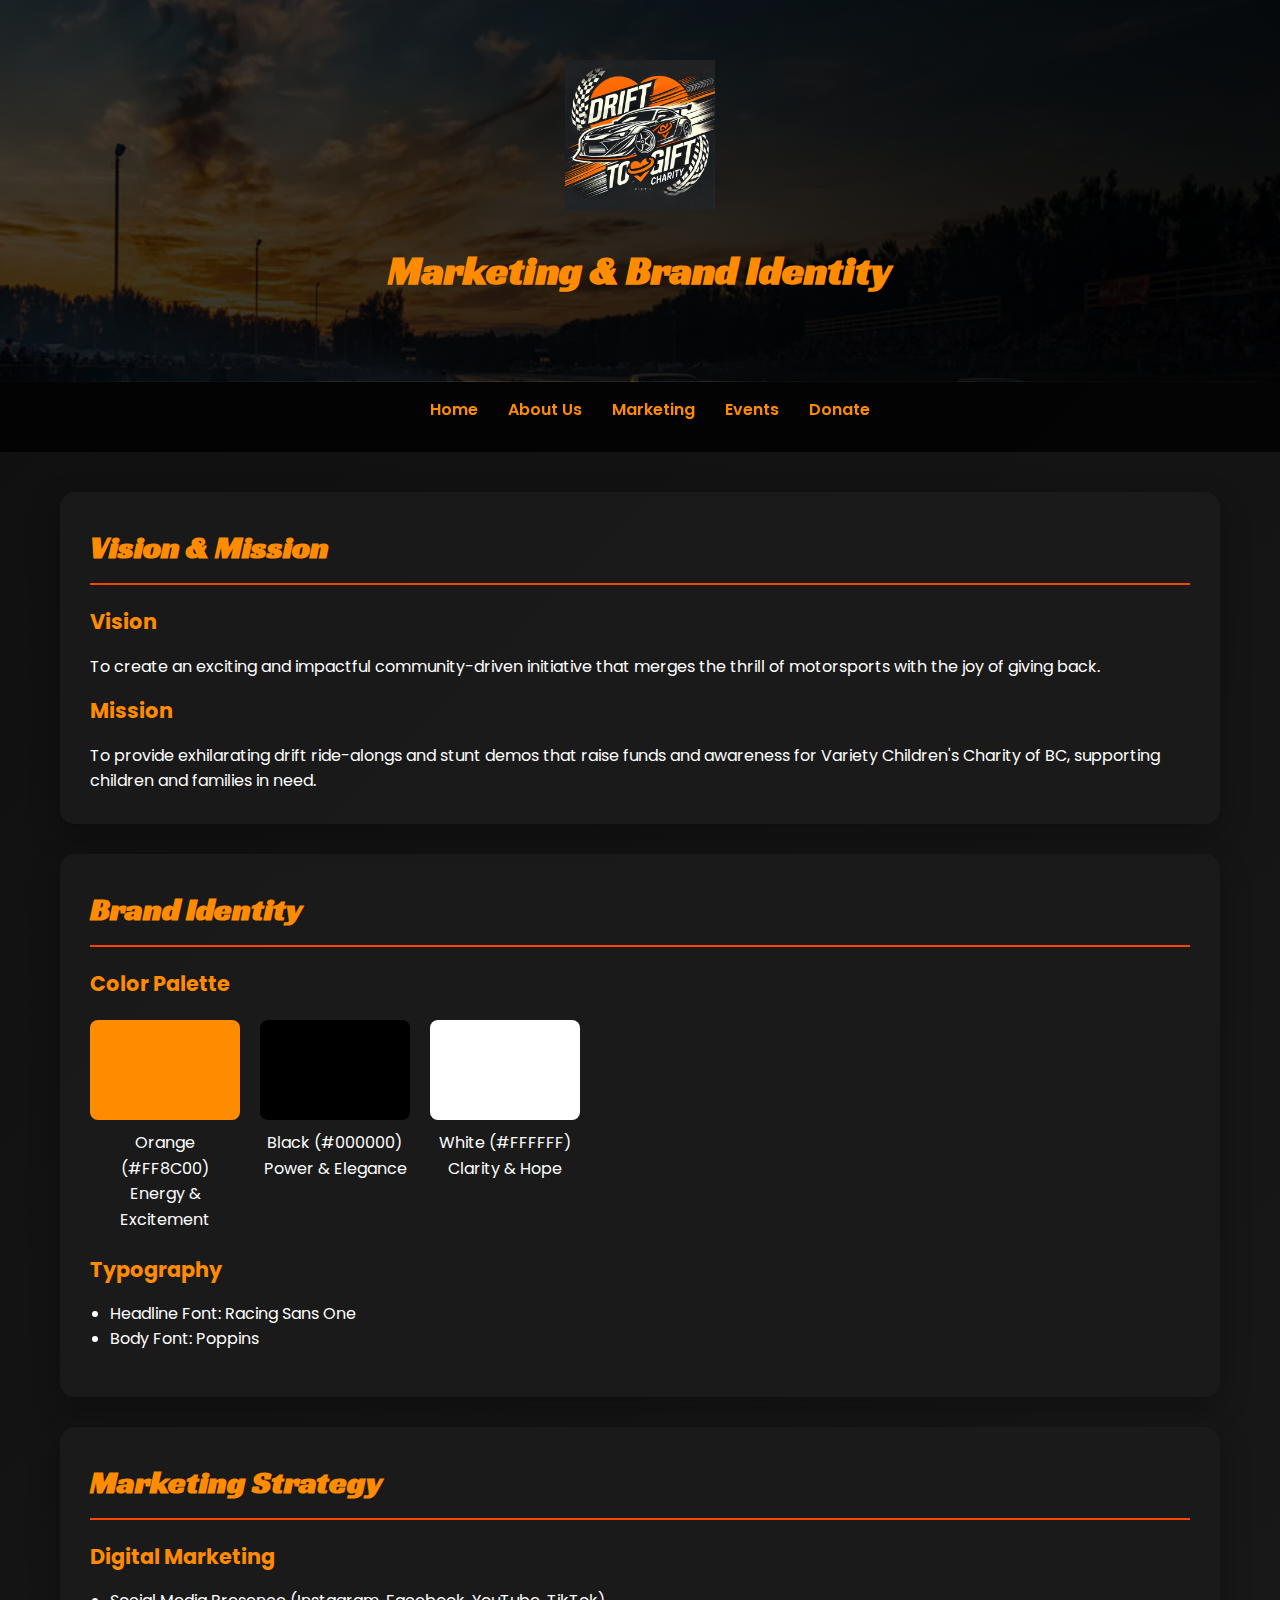
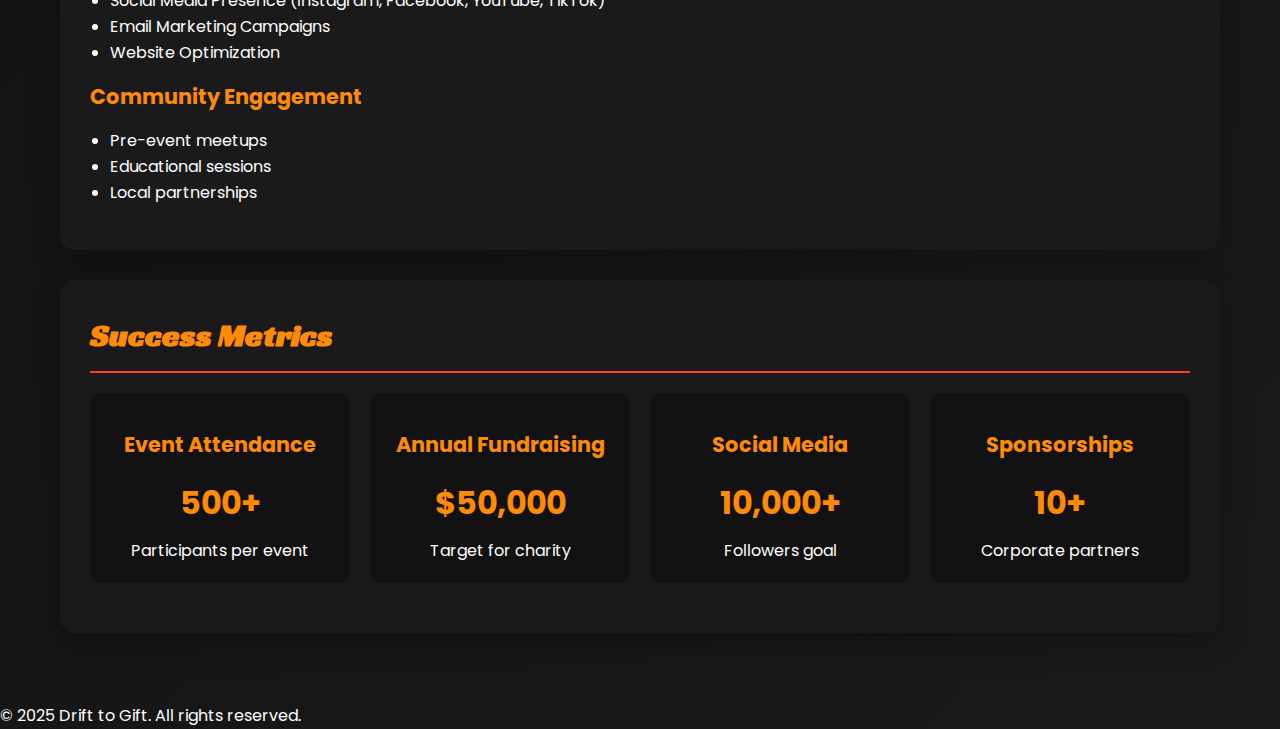
<file: assets/marketing.html>
<!DOCTYPE html>
<html lang="en">
<head>
    <meta charset="UTF-8">
    <meta name="viewport" content="width=device-width, initial-scale=1.0">
    <title>Drift to Gift - Marketing & Brand Identity</title>
    <link rel="preconnect" href="https://fonts.googleapis.com">
    <link rel="preconnect" href="https://fonts.gstatic.com" crossorigin>
    <link href="https://fonts.googleapis.com/css2?family=Poppins:wght@400;600;700&family=Racing+Sans+One&display=swap" rel="stylesheet">
    <style>
        /* Base styles from index.html */
        * {
            margin: 0;
            padding: 0;
            box-sizing: border-box;
        }
        
        body {
            font-family: 'Poppins', sans-serif;
            margin: 0;
            padding: 0;
            background: linear-gradient(135deg, #0f0f0f, #1a1a1a);
            color: #ffffff;
            line-height: 1.6;
        }

        /* Header styles */
        header {
            background: linear-gradient(135deg, rgba(0,0,0,0.7), rgba(0,0,0,0.9)), 
                        url('assets/mission-raceway.jpg');
            background-size: cover;
            background-position: center;
            text-align: center;
            padding: 60px 20px;
            position: relative;
        }

        /* Navigation styles */
        nav {
            background: rgba(0, 0, 0, 0.8);
            padding: 15px 0;
            position: sticky;
            top: 0;
            z-index: 100;
        }

        nav ul {
            display: flex;
            justify-content: center;
            list-style: none;
            gap: 30px;
        }

        nav a {
            color: #ff8c00;
            text-decoration: none;
            font-weight: 600;
            transition: color 0.3s;
        }

        nav a:hover {
            color: #ff4500;
        }

        /* Marketing content styles */
        .container {
            max-width: 1200px;
            margin: 0 auto;
            padding: 40px 20px;
        }

        .section {
            background: rgba(26, 26, 26, 0.95);
            border-radius: 15px;
            margin-bottom: 30px;
            padding: 30px;
            box-shadow: 0 10px 30px rgba(0, 0, 0, 0.3);
        }

        h1, h2 {
            font-family: 'Racing Sans One', cursive;
            color: #ff8c00;
            margin-bottom: 20px;
        }

        h1 {
            font-size: 2.5rem;
            text-align: center;
        }

        h2 {
            font-size: 2rem;
            border-bottom: 2px solid #ff4500;
            padding-bottom: 10px;
        }

        h3 {
            color: #ff8c00;
            margin: 15px 0;
            font-size: 1.3rem;
        }

        .color-palette {
            display: flex;
            gap: 20px;
            margin: 20px 0;
            flex-wrap: wrap;
        }

        .color-box {
            width: 150px;
            text-align: center;
        }

        .color-sample {
            height: 100px;
            border-radius: 8px;
            margin-bottom: 10px;
        }

        .metrics {
            display: grid;
            grid-template-columns: repeat(auto-fit, minmax(250px, 1fr));
            gap: 20px;
            margin: 20px 0;
        }

        .metric-card {
            background: rgba(0, 0, 0, 0.3);
            padding: 20px;
            border-radius: 10px;
            text-align: center;
        }

        .metric-number {
            font-size: 2rem;
            color: #ff8c00;
            font-weight: bold;
            margin: 10px 0;
        }

        ul, ol {
            margin-left: 20px;
            margin-bottom: 15px;
        }

        /* Responsive styles */
        @media (max-width: 768px) {
            nav ul {
                flex-direction: column;
                text-align: center;
                gap: 15px;
            }

            h1 {
                font-size: 2rem;
            }

            h2 {
                font-size: 1.5rem;
            }

            .container {
                padding: 20px;
            }

            .section {
                padding: 20px;
            }
        }
    </style>
</head>
<body>
    <header>
        <img src="assets/logo.png" alt="Drift to Gift Logo" style="max-width: 150px; margin-bottom: 20px;">
        <h1>Marketing & Brand Identity</h1>
    </header>

    <nav>
        <ul>
            <li><a href="index.html">Home</a></li>
            <li><a href="about.html">About Us</a></li>
            <li><a href="marketing.html">Marketing</a></li>
            <li><a href="events.html">Events</a></li>
            <li><a href="donate.html">Donate</a></li>
        </ul>
    </nav>

    <div class="container">
        <section id="vision" class="section">
            <h2>Vision & Mission</h2>
            <h3>Vision</h3>
            <p>To create an exciting and impactful community-driven initiative that merges the thrill of motorsports with the joy of giving back.</p>
            
            <h3>Mission</h3>
            <p>To provide exhilarating drift ride-alongs and stunt demos that raise funds and awareness for Variety Children's Charity of BC, supporting children and families in need.</p>
        </section>

        <section id="brand" class="section">
            <h2>Brand Identity</h2>
            <h3>Color Palette</h3>
            <div class="color-palette">
                <div class="color-box">
                    <div class="color-sample" style="background: #FF8C00;"></div>
                    <p>Orange (#FF8C00)</p>
                    <p>Energy & Excitement</p>
                </div>
                <div class="color-box">
                    <div class="color-sample" style="background: #000000;"></div>
                    <p>Black (#000000)</p>
                    <p>Power & Elegance</p>
                </div>
                <div class="color-box">
                    <div class="color-sample" style="background: #FFFFFF;"></div>
                    <p>White (#FFFFFF)</p>
                    <p>Clarity & Hope</p>
                </div>
            </div>

            <h3>Typography</h3>
            <ul>
                <li>Headline Font: Racing Sans One</li>
                <li>Body Font: Poppins</li>
            </ul>
        </section>

        <section id="marketing" class="section">
            <h2>Marketing Strategy</h2>
            <h3>Digital Marketing</h3>
            <ul>
                <li>Social Media Presence (Instagram, Facebook, YouTube, TikTok)</li>
                <li>Email Marketing Campaigns</li>
                <li>Website Optimization</li>
            </ul>

            <h3>Community Engagement</h3>
            <ul>
                <li>Pre-event meetups</li>
                <li>Educational sessions</li>
                <li>Local partnerships</li>
            </ul>
        </section>

        <section id="metrics" class="section">
            <h2>Success Metrics</h2>
            <div class="metrics">
                <div class="metric-card">
                    <h3>Event Attendance</h3>
                    <div class="metric-number">500+</div>
                    <p>Participants per event</p>
                </div>
                <div class="metric-card">
                    <h3>Annual Fundraising</h3>
                    <div class="metric-number">$50,000</div>
                    <p>Target for charity</p>
                </div>
                <div class="metric-card">
                    <h3>Social Media</h3>
                    <div class="metric-number">10,000+</div>
                    <p>Followers goal</p>
                </div>
                <div class="metric-card">
                    <h3>Sponsorships</h3>
                    <div class="metric-number">10+</div>
                    <p>Corporate partners</p>
                </div>
            </div>
        </section>
    </div>

    <footer>
        <p>&copy; 2025 Drift to Gift. All rights reserved.</p>
    </footer>
</body>
</html>
</file>
<file: styles/menu.css>
/* Navigation styles */
nav {
    background: rgba(0, 0, 0, 0.8);
    padding: 15px 0;
    position: sticky;
    top: 0;
    z-index: 98;
}

nav ul {
    display: flex;
    justify-content: center;
    list-style: none;
    gap: 30px;
    margin: 0;
    padding: 0;
}

nav a {
    color: #ff8c00;
    text-decoration: none;
    font-weight: 600;
    transition: color 0.3s;
}

nav a:hover {
    color: #ff4500;
}

/* Hamburger Menu Styles */
.menu-toggle {
    display: none;
    position: fixed;
    top: 20px;
    left: 20px;
    z-index: 1001;
    background: none;
    border: none;
    cursor: pointer;
    padding: 10px;
}

.menu-toggle span {
    display: block;
    width: 25px;
    height: 3px;
    margin: 5px 0;
    background: #ff8c00;
    transition: all 0.3s ease;
}

.drawer {
    position: fixed;
    top: 0;
    left: -300px;
    width: 300px;
    height: 100vh;
    background: rgba(0, 0, 0, 0.95);
    z-index: 1000;
    transition: left 0.3s ease;
    padding: 80px 20px 20px;
    box-shadow: 2px 0 10px rgba(0, 0, 0, 0.3);
}

.drawer.open {
    left: 0;
}

.drawer ul {
    flex-direction: column;
    gap: 20px;
    list-style: none;
    margin: 0;
    padding: 0;
}

.drawer a {
    color: #ff8c00;
    text-decoration: none;
    font-weight: 600;
    font-size: 1.2rem;
    display: block;
    padding: 10px;
    transition: color 0.3s;
}

.drawer a:hover {
    color: #ff4500;
}

.menu-toggle.open span:nth-child(1) {
    transform: rotate(45deg) translate(6px, 6px);
}

.menu-toggle.open span:nth-child(2) {
    opacity: 0;
}

.menu-toggle.open span:nth-child(3) {
    transform: rotate(-45deg) translate(6px, -6px);
}

@media (max-width: 768px) {
    .menu-toggle {
        display: block;
    }

    nav {
        display: none;
    }
}
</file>
